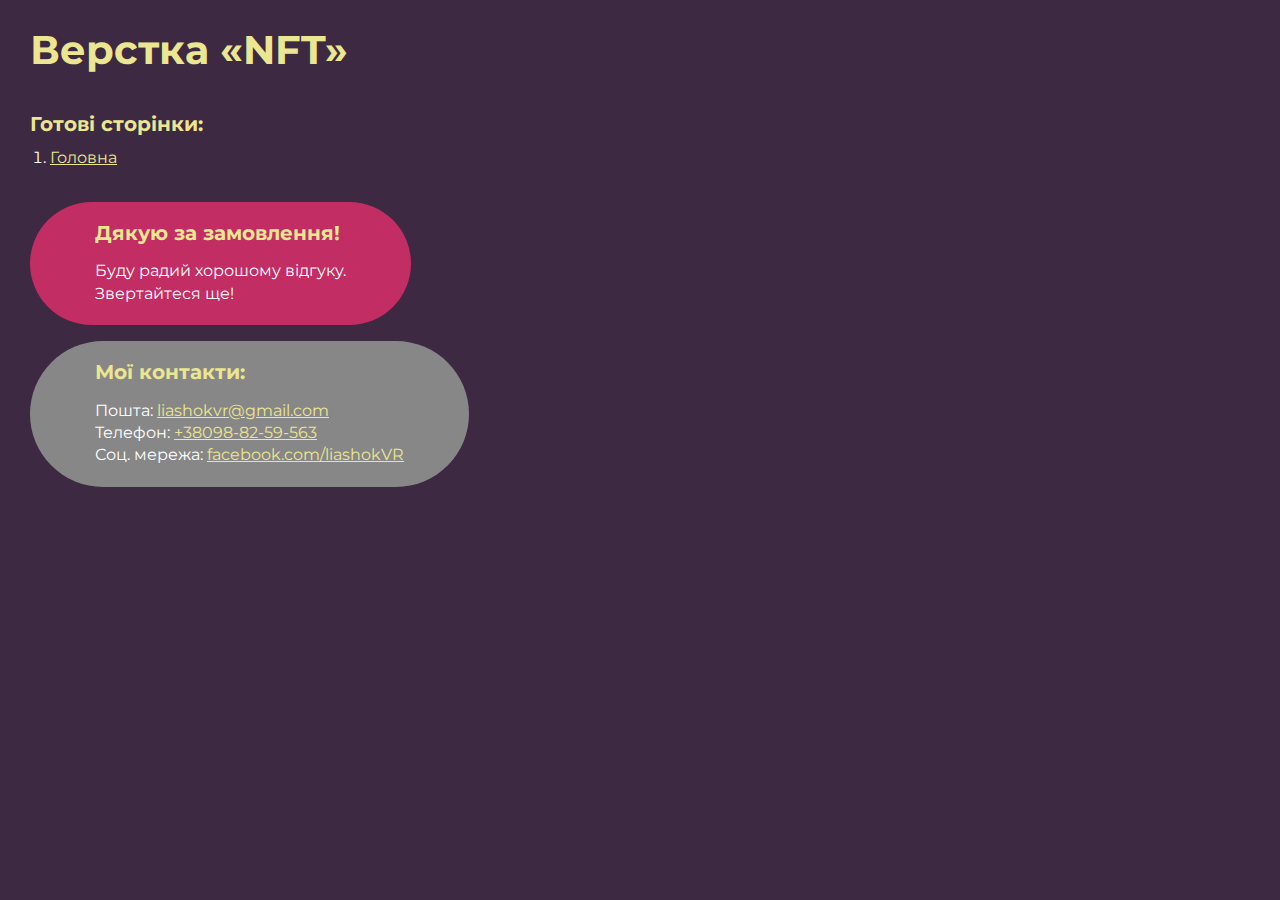
<file: index.html>
<!DOCTYPE html>
<html>

<head>
	<meta charset="UTF-8" />
	<meta name="viewport" content="width=device-width, initial-scale=1.0" />
	<title>Верстка «NFT»</title>
</head>

<body>
	<div class="rootpage">
		<h1>Верстка «NFT»</h1>
		<div class="rootpage__info"></div>
		<h2>Готові сторінки:</h2>
		<ol class="rootpage__list">
			<li><a target="_blank" href="home.html">Головна</a></li>
		</ol>

		<div class="rootpage__tnx">
			<h2>Дякую за замовлення!</h2>
			<p>Буду радий хорошому відгуку.</p>
			<p>Звертайтеся ще!</p>
		</div>
		<div class="rootpage__contacts">
			<h2>Мої контакти:</h2>
			<p>
				Пошта: <a href="mailto:liashokvr@gmail.com">liashokvr@gmail.com</a>
			</p>
			<p>Телефон: <a href="tel:+380988259563">+38098-82-59-563</a></p>
			<p>Соц. мережа: <a href="">facebook.com/liashokVR</a></p>
		</div>
	</div>
</body>
<style>
	@charset "UTF-8";
	@import url("https://fonts.googleapis.com/css?family=Montserrat:regular,700&display=swap");

	*,
	*::before,
	*::after {
		padding: 0px;
		margin: 0px;
		border: 0px;
		box-sizing: border-box;
	}

	html,
	body {
		height: 100%;
		margin: 0;
		padding: 0;
		min-width: 320px;
		width: 100%;
		color: #fff;
		background-color: #3d2942;
	}

	body {
		font-family: Montserrat;
		font-size: 100%;
		line-height: 1;
		font-size: 1rem;
	}

	a {
		text-decoration: underline;
		color: #ebe691;
	}

	a:visited {
		text-decoration: underline;
		color: #aaa768;
	}

	a:hover {
		text-decoration: none;
	}

	ul li {
		list-style: none;
	}

	img {
		vertical-align: top;
	}

	.wrapper {
		width: 100%;
		min-height: 100%;
		overflow: hidden;
	}

	.rootpage {
		padding: 30px;
		display: flex;
		flex-direction: column;
		align-items: flex-start;
	}

	@media (max-width: 767px) {
		.rootpage {
			padding: 30px 15px;
		}
	}

	h1 {
		color: #ebe691;
		font-size: 2.5rem;
		margin: 0px 0px 1.25rem 0px;
	}

	@media (max-width: 767px) {
		h1 {
			font-size: 1.85rem;
			margin: 0px 0px 1.25rem 0px;
		}
	}

	h2 {
		color: #ebe691;
		font-size: 1.25rem;
		margin: 0px 0px 1rem 0px;
	}

	@media (max-width: 767px) {
		h2 {
			font-size: 1.125rem;
			margin: 0px 0px 1rem 0px;
		}
	}

	.rootpage__info {
		line-height: 140%;
		margin: 0px 0px 1.5rem 0px;
	}

	.rootpage__list {
		margin: 0px 0px 2.25rem 1.25rem;
	}

	.rootpage__list li:not(:last-child) {
		margin: 0px 0px 15px 0px;
	}

	.rootpage__contacts,
	.rootpage__tnx {
		border-radius: 200px;
		padding: 20px 65px;
		line-height: 140%;
	}

	@media (max-width: 767px) {

		.rootpage__contacts,
		.rootpage__tnx {
			border-radius: 40px;
			padding: 20px;
		}
	}

	.rootpage__contacts {
		background: #888788;
	}

	.rootpage__contacts a {
		color: #ebe691;
	}

	.rootpage__tnx {
		background: #c22d63;
		margin: 0px 0px 1rem 0px;
	}
</style>

</html>
</file>
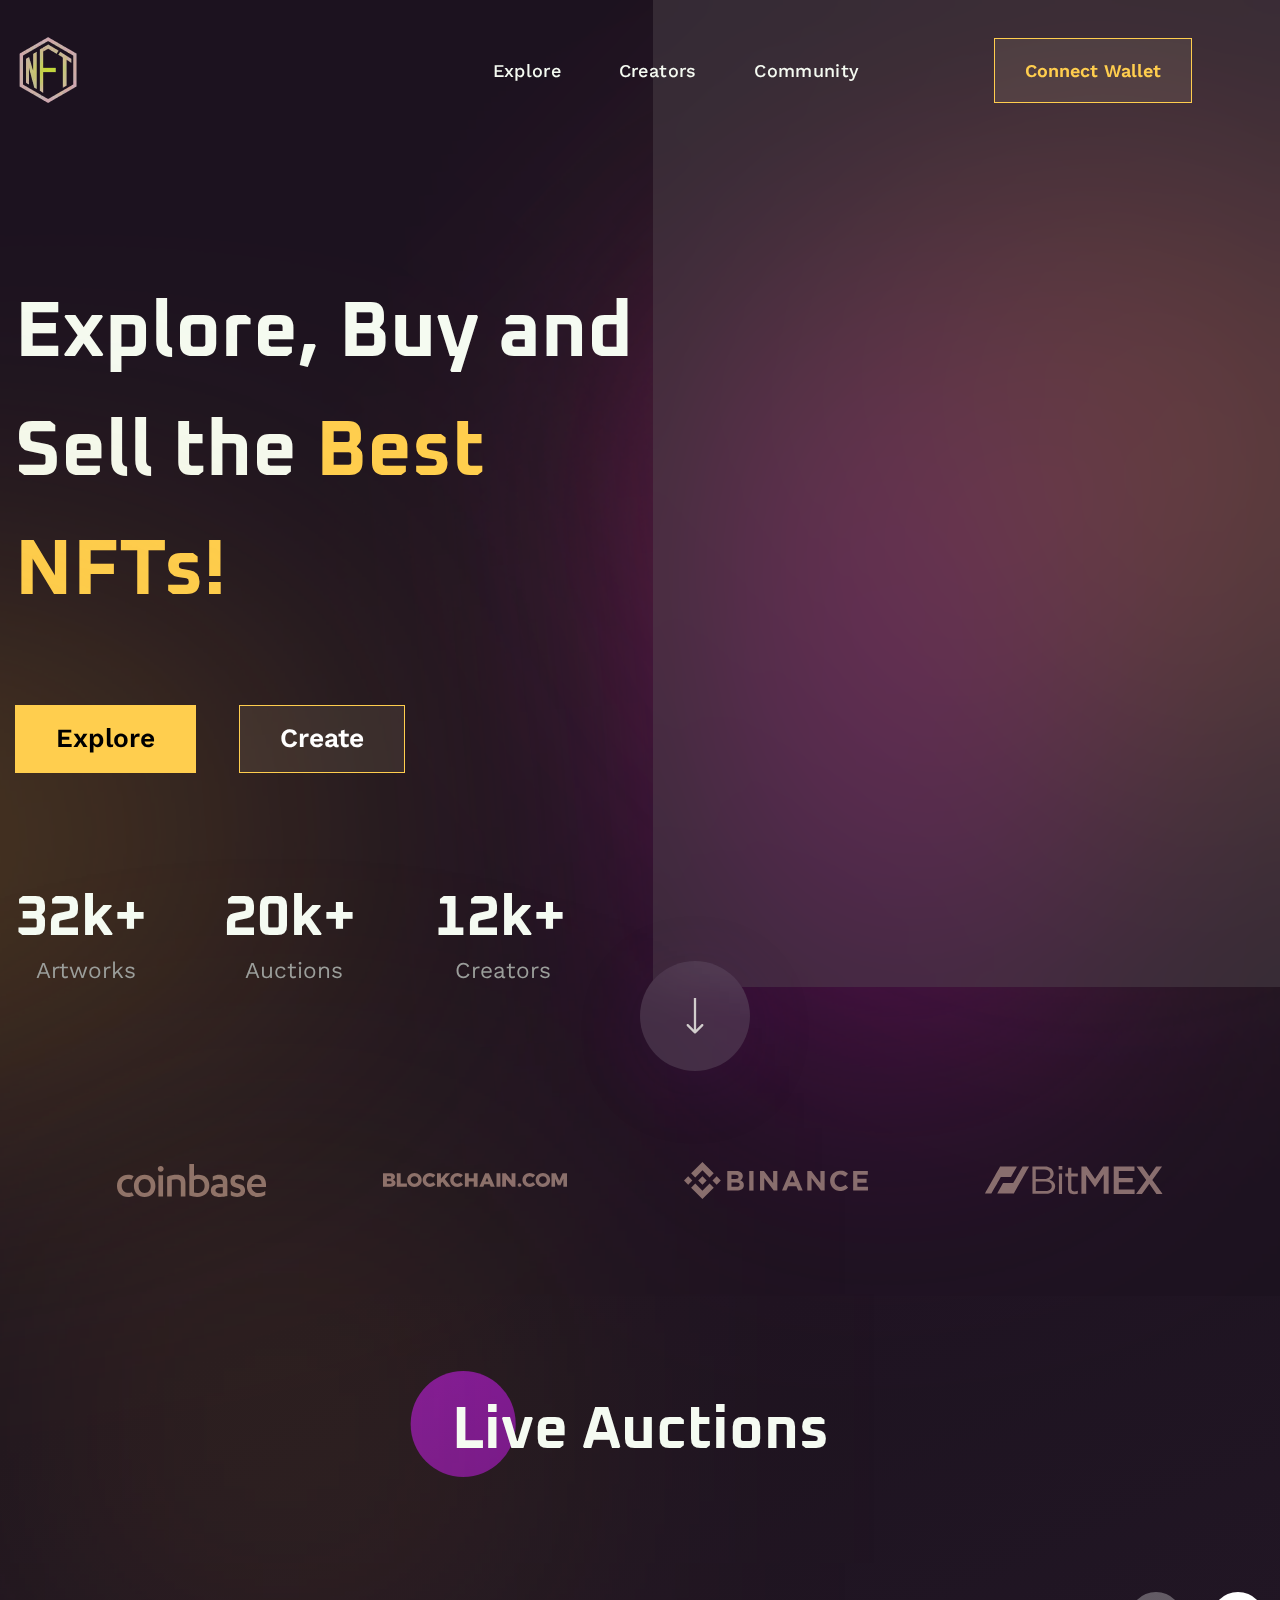
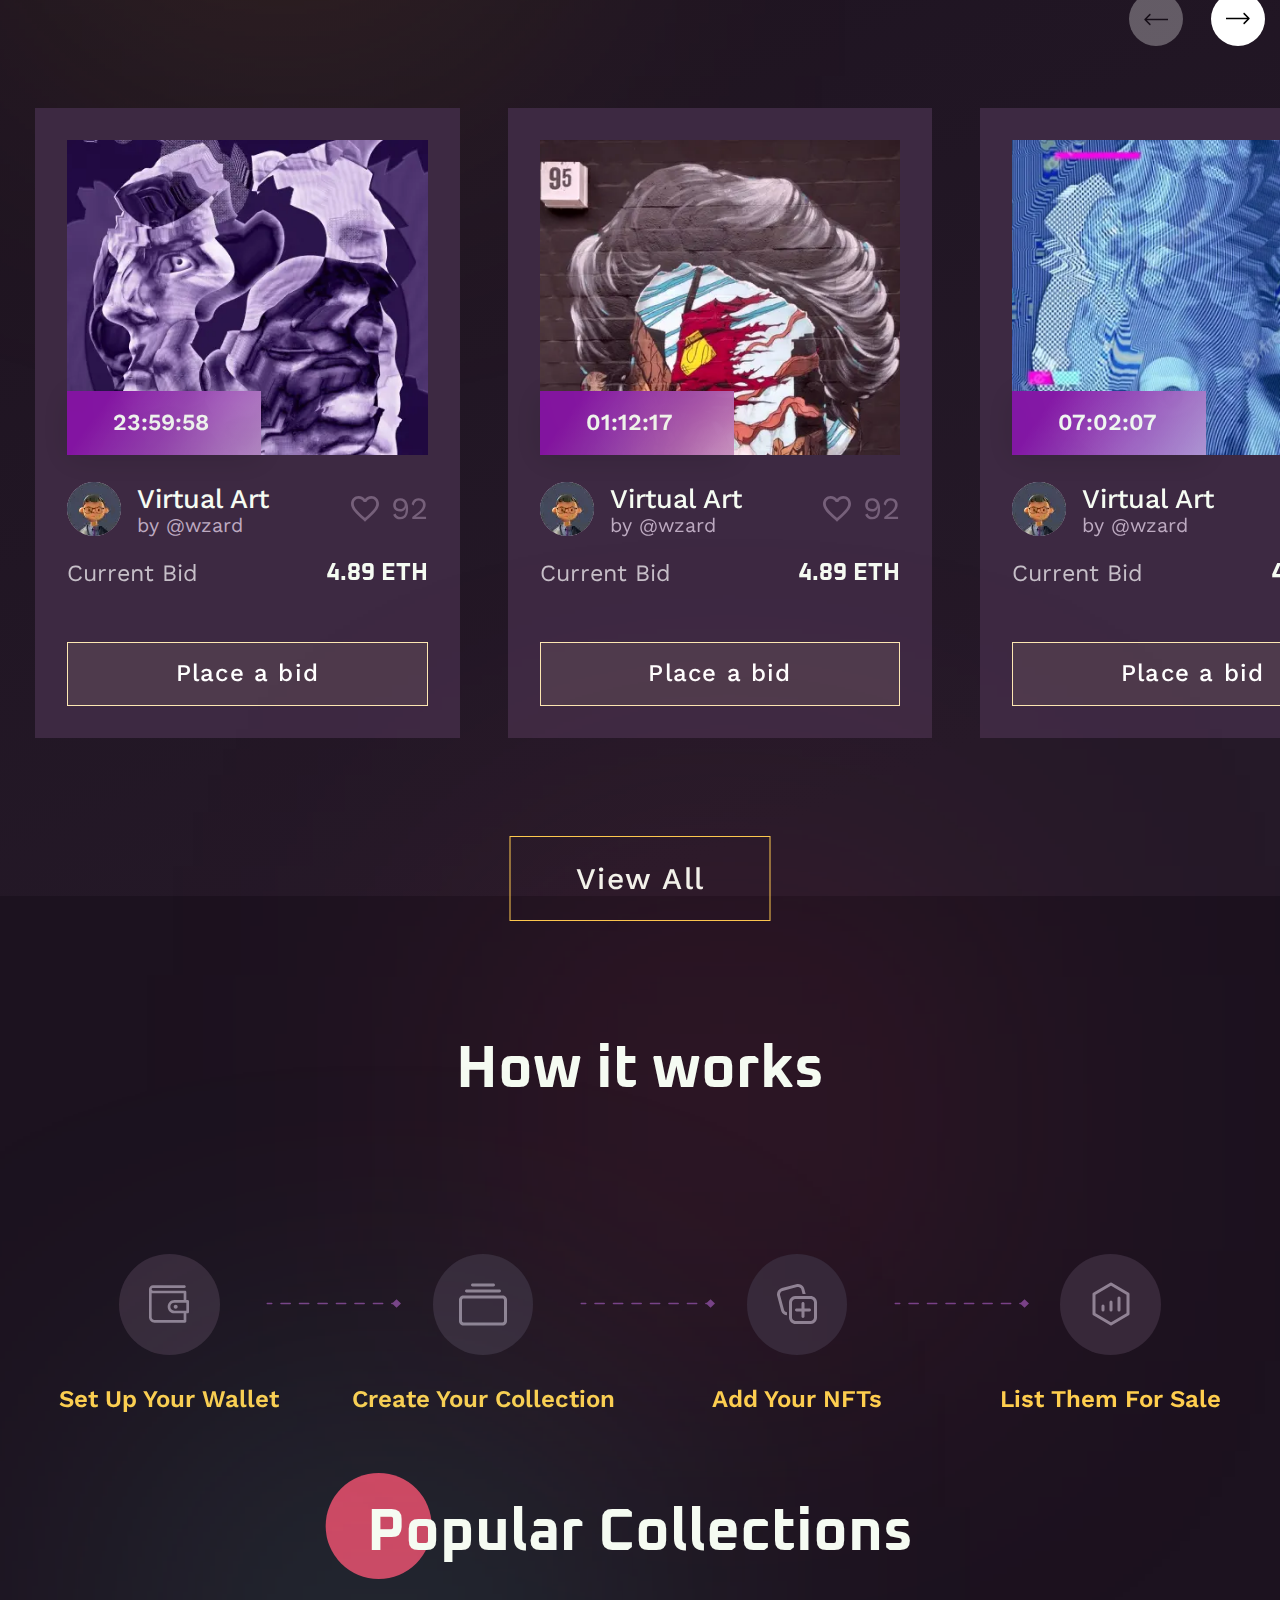
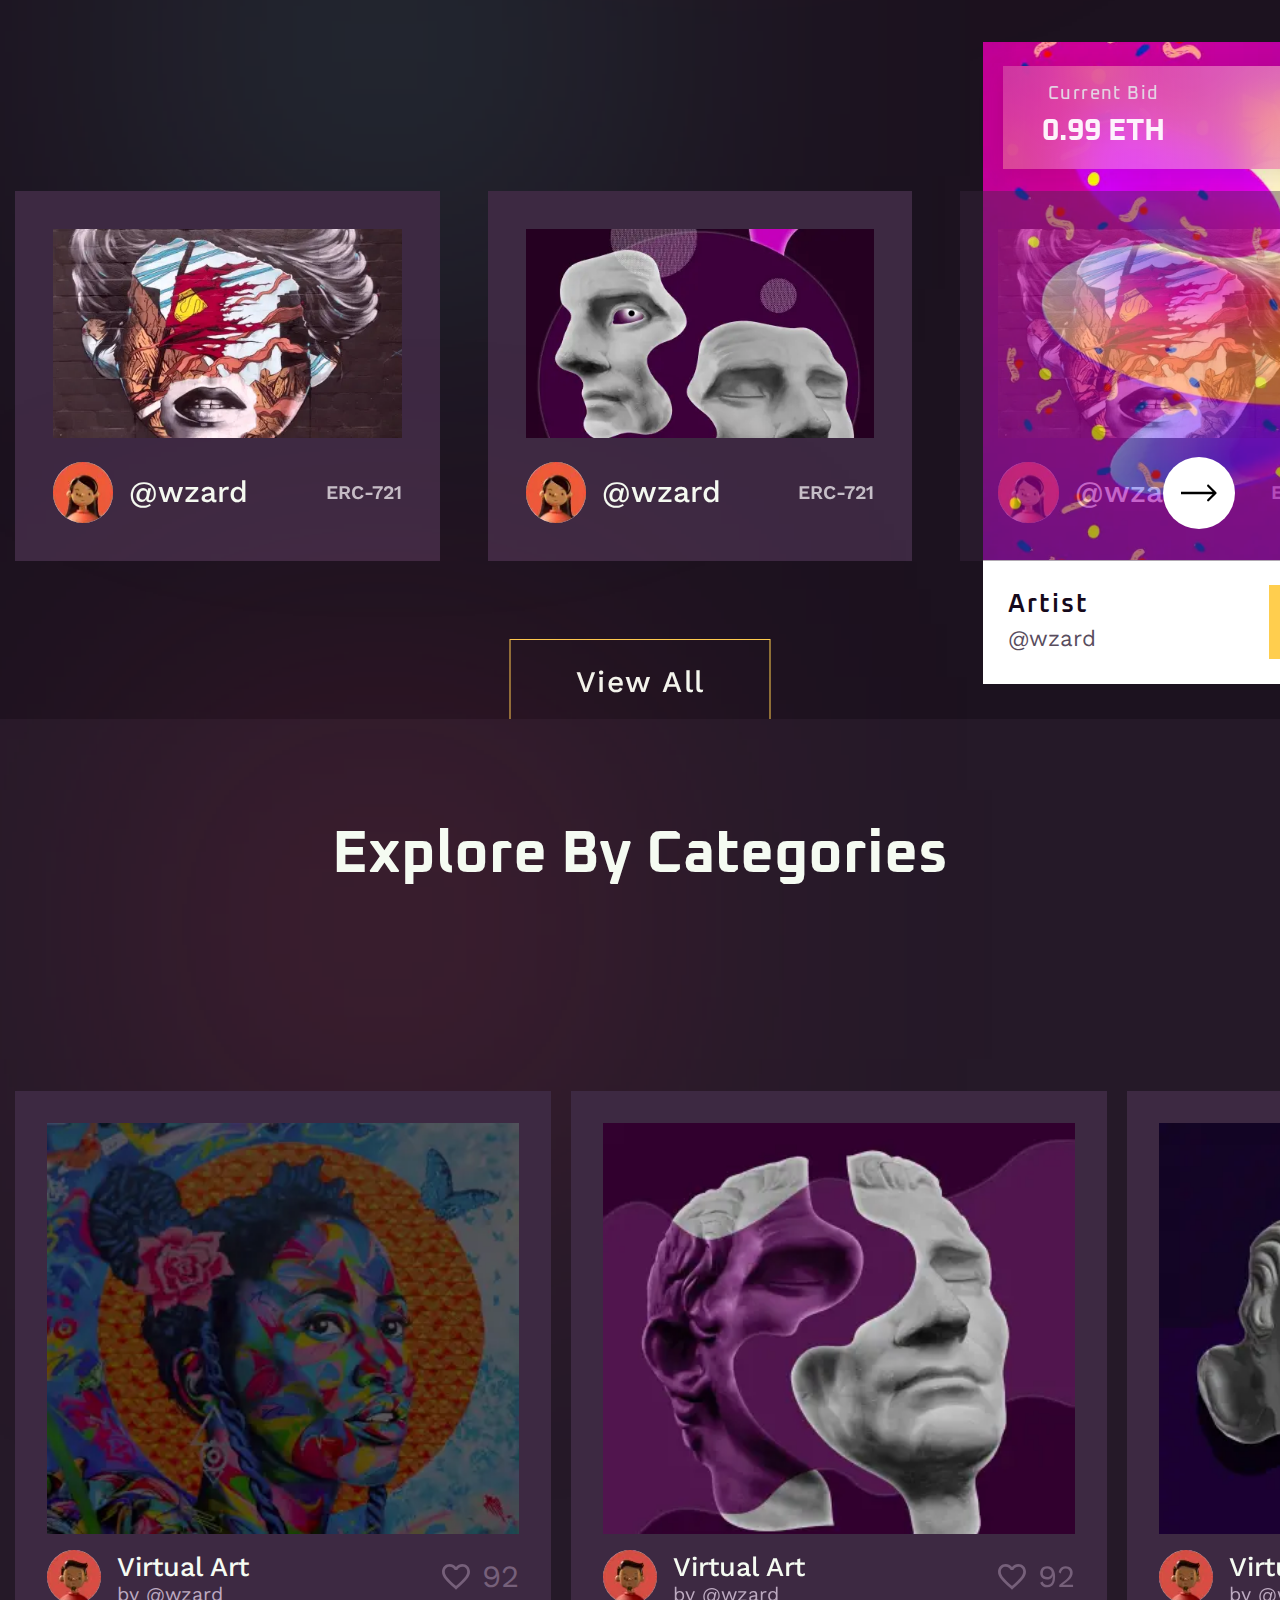
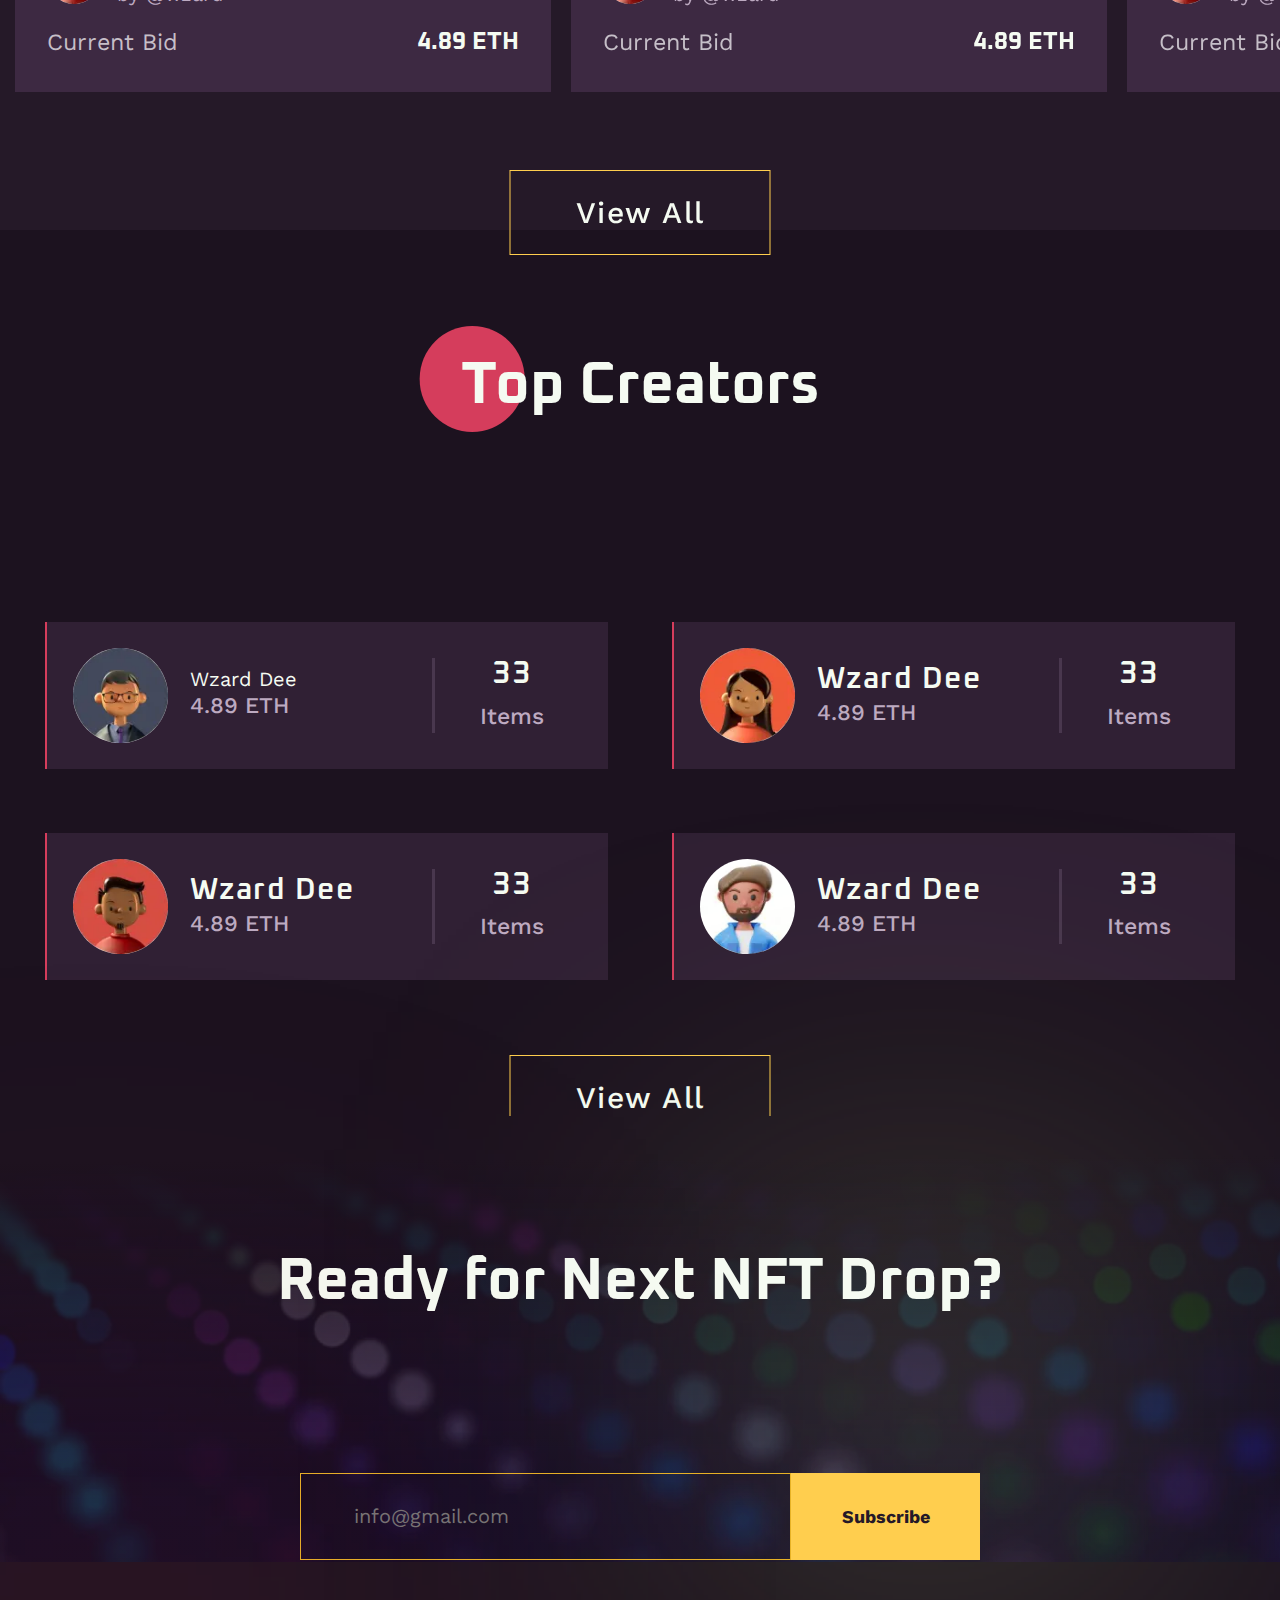
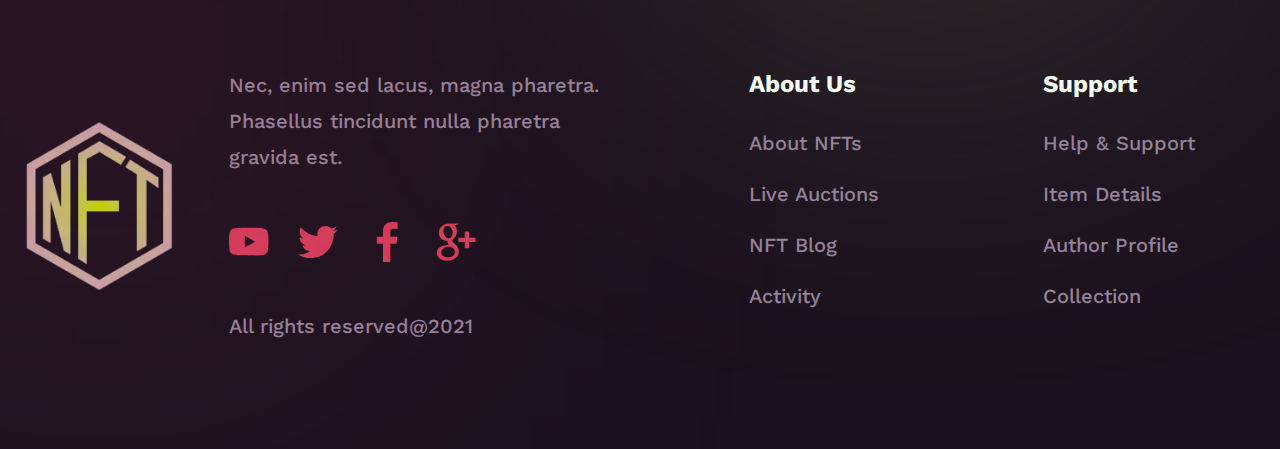
<file: home.html>
<!DOCTYPE html>
<html lang="en">

<head>
	<title>NFT</title>
	<meta charset="UTF-8">
	<meta name="format-detection" content="telephone=no">
	<!-- <style>body{opacity: 0;}</style> -->
	<link rel="stylesheet" href="css/style.min.css?_v=20221031211958">
	<link rel="shortcut icon" href="favicon.ico">
	<!-- <meta name="robots" content="noindex, nofollow"> -->
	<meta name="viewport" content="width=device-width, initial-scale=1.0">
</head>

<body>
	<div class="wrapper">
		<header data-scroll="88" data-scroll-show class="header">
			<div class="header__container">
				<div class="header__body">
					<a href="#" class="header__logo">
						<picture><source srcset="img/header/logo.webp" type="image/webp"><img src="img/header/logo.png" alt="Logo" /></picture>
					</a>
					<div class="header__menu menu">
						<nav class="menu__body">
							<ul class="menu__list">
								<li class="menu__item">
									<a href="" class="menu__link">Explore</a>
								</li>
								<li class="menu__item">
									<a href="" class="menu__link">Creators</a>
								</li>
								<li class="menu__item">
									<a href="" class="menu__link">Community</a>
								</li>
							</ul>
						</nav>
					</div>
					<div class="header__actions">
						<button data-da=".menu__body, 767.98" type="submit" class="header__button button button--header">
							Connect Wallet
						</button>
						<button type="button" class="menu__icon icon-menu">
							<span></span>
						</button>
					</div>
				</div>
			</div>
		</header>

		<main class="page">
			<section class="page__main main">
				<div class="main__blur"></div>
				<div class="main__container">
					<div class="main__body">
						<div class="main__content">
							<h1 class="main__title">
								Explore, Buy and Sell the <span>Best NFTs!</span>
							</h1>
							<div class="main__buttons">
								<button type="submit" class="main__button button button--yellow">
									<span>Explore</span>
								</button>
								<button type="submit" class="main__button button button--white">
									<span>Create</span>
								</button>
							</div>
							<div data-watch class="main__counters counters">
								<div class="counters__item">
									<div class="counters__header">
										<span data-digits-counter class="counters__value">32</span>k+
									</div>
									<div class="counters__label">Artworks</div>
								</div>
								<div class="counters__item">
									<div class="counters__header">
										<span data-digits-counter class="counters__value">20</span>k+
									</div>
									<div class="counters__label">Auctions</div>
								</div>
								<div class="counters__item">
									<div class="counters__header">
										<span data-digits-counter class="counters__value">12</span>k+
									</div>
									<div class="counters__label">Creators</div>
								</div>
							</div>
						</div>
						<div data-da=".main__content, 991, 2" class="main__media">
							<a href="#" class="main__lot lot">
								<div class="lot__header">
									<div class="lot__column">
										<div class="lot__label">Current bid</div>
										<div class="lot__value">0.99 ETH</div>
									</div>
									<div class="lot__column">
										<div class="lot__label">Ends in</div>
										<div class="lot__value">25 hrs</div>
									</div>
								</div>
								<div class="lot__image-ibg">
									<picture><source srcset="img/main/1.webp" type="image/webp"><img src="img/main/1.jpg" alt="NFT image" /></picture>
								</div>
								<div class="lot__footer">
									<div class="lot__info">
										<div class="lot__buyer">Artist</div>
										<div class="lot__name">@wzard</div>
									</div>
									<button type="submit" class="button button--yellow--small">
										Start Bid
									</button>
								</div>
							</a>
						</div>
					</div>
					<div data-goto=".page__auctions" class="main__arrow">
						<svg class="main__svg">
							<use xlink:href="img/icons/icons.svg#svg-arrow"></use>
						</svg>
					</div>
				</div>
			</section>
			<div class="page__partners partners">
				<div class="partners__container">
					<div class="partners__items">
						<div class="partners__item">
							<img src="img/partners/1.svg" alt="Partners logo" />
						</div>
						<div class="partners__item">
							<img src="img/partners/2.svg" alt="Partners logo" />
						</div>
						<div class="partners__item">
							<img src="img/partners/3.svg" alt="Partners logo" />
						</div>
						<div class="partners__item">
							<img src="img/partners/4.svg" alt="Partners logo" />
						</div>
					</div>
				</div>
			</div>
			<section class="page__auctions auctions">
				<div class="auctions__container">
					<h2 data-watch data-watch-once data-watch-threshold="0.2" class="auctions__title title">
						Live Auctions
					</h2>
					<div data-watch data-watch-once class="auctions__box box">
						<div class="auctions__controls">
							<button type="button" class="swiper-button-prev control control-auction-prev">
								<svg class="control__svg">
									<use xlink:href="img/icons/icons.svg#svg-arrow"></use>
								</svg>
							</button>
							<button type="button" class="swiper-button-next control control-auction-next">
								<svg class="control__svg">
									<use xlink:href="img/icons/icons.svg#svg-arrow"></use>
								</svg>
							</button>
						</div>
						<div class="auctions__slider swiper">
							<div class="auctions__wrapper swiper-wrapper">
								<div class="auctions__slide swiper-slide slide-auction">
									<div class="slide-auction__body">
										<a href="#" class="slide-auction__image-ibg">
											<picture><source srcset="img/auctions/01.webp" type="image/webp"><img src="img/auctions/01.jpg" alt="Lot" /></picture>
											<div class="slide-auction__timer">
												<div class="timer__hours">27</div>
												:
												<div class="timer__minutes">70</div>
												:
												<div class="timer__seconds">24</div>
											</div>
										</a>
										<div class="slide-auction__content">
											<div class="slide-auction__top top-lot">
												<div class="top-lot__info">
													<div class="top-lot__author">
														<a href="#" class="top-lot__user">
															<picture><source srcset="img/auctions/user.webp" type="image/webp"><img src="img/auctions/user.jpg" alt="User" /></picture>
														</a>
														<a href="#" class="top-lot__about">
															<p>Virtual Art</p>
															<p>by @wzard</p>
														</a>
													</div>
													<div class="top-lot__like">
														<svg class="top-lot__svg">
															<use xlink:href="img/icons/icons.svg#svg-favourite"></use>
														</svg>
														<div class="top-lot__like-count">92</div>
													</div>
												</div>
												<div class="top-lot__bids">
													<div class="top-lot__current">Current Bid</div>
													<div class="top-lot__value">4.89 ETH</div>
												</div>
											</div>
											<a href="#" class="slide-auction__button button button--bid">Place a bid</a>
										</div>
									</div>
								</div>
								<div class="auctions__slide swiper-slide slide-auction">
									<div class="slide-auction__body">
										<a href="#" class="slide-auction__image-ibg">
											<picture><source srcset="img/auctions/02.webp" type="image/webp"><img src="img/auctions/02.jpg" alt="Lot" /></picture>
											<div class="slide-auction__timer">
												<div class="timer__hours">01</div>
												:
												<div class="timer__minutes">12</div>
												:
												<div class="timer__seconds">19</div>
											</div>
										</a>
										<div class="slide-auction__content">
											<div class="slide-auction__top top-lot">
												<div class="top-lot__info">
													<div class="top-lot__author">
														<a href="#" class="top-lot__user">
															<picture><source srcset="img/auctions/user.webp" type="image/webp"><img src="img/auctions/user.jpg" alt="User" /></picture>
														</a>
														<a href="#" class="top-lot__about">
															<p>Virtual Art</p>
															<p>by @wzard</p>
														</a>
													</div>
													<div class="top-lot__like">
														<svg class="top-lot__svg">
															<use xlink:href="img/icons/icons.svg#svg-favourite"></use>
														</svg>
														<div class="top-lot__like-count">92</div>
													</div>
												</div>
												<div class="top-lot__bids">
													<div class="top-lot__current">Current Bid</div>
													<div class="top-lot__value">4.89 ETH</div>
												</div>
											</div>
											<a href="#" class="slide-auction__button button button--bid">Place a bid</a>
										</div>
									</div>
								</div>
								<div class="auctions__slide swiper-slide slide-auction">
									<div class="slide-auction__body">
										<a href="#" class="slide-auction__image-ibg">
											<picture><source srcset="img/auctions/03.webp" type="image/webp"><img src="img/auctions/03.jpg" alt="Lot" /></picture>
											<div class="slide-auction__timer">
												<div class="timer__hours">07</div>
												:
												<div class="timer__minutes">02</div>
												:
												<div class="timer__seconds">9</div>
											</div>
										</a>
										<div class="slide-auction__content">
											<div class="slide-auction__top top-lot">
												<div class="top-lot__info">
													<div class="top-lot__author">
														<a href="#" class="top-lot__user">
															<picture><source srcset="img/auctions/user.webp" type="image/webp"><img src="img/auctions/user.jpg" alt="User" /></picture>
														</a>
														<a href="#" class="top-lot__about">
															<p>Virtual Art</p>
															<p>by @wzard</p>
														</a>
													</div>
													<div class="top-lot__like">
														<svg class="top-lot__svg">
															<use xlink:href="img/icons/icons.svg#svg-favourite"></use>
														</svg>
														<div class="top-lot__like-count">92</div>
													</div>
												</div>
												<div class="top-lot__bids">
													<div class="top-lot__current">Current Bid</div>
													<div class="top-lot__value">4.89 ETH</div>
												</div>
											</div>
											<a href="#" class="slide-auction__button button button--bid">Place a bid</a>
										</div>
									</div>
								</div>
								<div class="auctions__slide swiper-slide slide-auction">
									<div class="slide-auction__body">
										<a href="#" class="slide-auction__image-ibg">
											<picture><source srcset="img/auctions/01.webp" type="image/webp"><img src="img/auctions/01.jpg" alt="Lot" /></picture>
											<div class="slide-auction__timer">
												<div class="timer__hours"></div>
												:
												<div class="timer__minutes"></div>
												:
												<div class="timer__seconds"></div>
											</div>
										</a>
										<div class="slide-auction__content">
											<div class="slide-auction__top top-lot">
												<div class="top-lot__info">
													<div class="top-lot__author">
														<a href="#" class="top-lot__user">
															<picture><source srcset="img/auctions/user.webp" type="image/webp"><img src="img/auctions/user.jpg" alt="User" /></picture>
														</a>
														<a href="#" class="top-lot__about">
															<p>Virtual Art</p>
															<p>by @wzard</p>
														</a>
													</div>
													<div class="top-lot__like">
														<svg class="top-lot__svg">
															<use xlink:href="img/icons/icons.svg#svg-favourite"></use>
														</svg>
														<div class="top-lot__like-count">92</div>
													</div>
												</div>
												<div class="top-lot__bids">
													<div class="top-lot__current">Current Bid</div>
													<div class="top-lot__value">4.89 ETH</div>
												</div>
											</div>
											<a href="#" class="slide-auction__button button button--bid">Place a bid</a>
										</div>
									</div>
								</div>
							</div>
						</div>
						<a href="#" class="auctions__more button button--more">View All</a>
					</div>
				</div>
			</section>
			<section class="page__howitworks howitworks">
				<div class="howitworks__container">
					<h2 data-watch data-watch-once data-watch-threshold="0.2" class="howitworks__title title">
						How it works
					</h2>
					<div data-watch data-watch-once class="box">
						<div class="howitworks__body">
							<div class="howitworks__item">
								<div class="howitworks__icon">
									<img src="img/howitworks/wallet.svg" alt="Icon" />
								</div>
								<div class="howitworks__text">Set up your wallet</div>
							</div>
							<div class="howitworks__item">
								<div class="howitworks__icon">
									<img src="img/howitworks/collection.svg" alt="Icon" />
								</div>
								<div class="howitworks__text">Create your collection</div>
							</div>
							<div class="howitworks__item">
								<div class="howitworks__icon">
									<img src="img/howitworks/add.svg" alt="Icon" />
								</div>
								<div class="howitworks__text">Add your NFTs</div>
							</div>
							<div class="howitworks__item">
								<div class="howitworks__icon">
									<img src="img/howitworks/list.svg" alt="Icon" />
								</div>
								<div class="howitworks__text">List them for sale</div>
							</div>
						</div>
					</div>
				</div>
			</section>
			<section class="page__collections collections">
				<div class="collections__container">
					<h2 data-watch data-watch-once data-watch-threshold="0.2" class="collections__title title title--purple">
						Popular Collections
					</h2>
					<div data-watch data-watch-once class="box">
						<div class="collections__slider swiper">
							<div class="collections__wrapper swiper-wrapper">
								<div class="collections__slide swiper-slide slide-collections">
									<div class="slide-collections__body">
										<a href="#" class="slide-collections__image-ibg">
											<picture><source srcset="img/collections/01.webp" type="image/webp"><img src="img/collections/01.jpg" alt="Lot" /></picture>
										</a>
										<div class="slide-collections__content">
											<div class="slide-collections__author">
												<a href="#" class="slide-collections__user"><picture><source srcset="img/collections/user.webp" type="image/webp"><img src="img/collections/user.jpg" alt="User" /></picture></a>
												<a href="#" class="slide-collections__name">@wzard</a>
											</div>
											<div class="slide-collections__id">ERC-721</div>
										</div>
									</div>
								</div>
								<div class="collections__slide swiper-slide slide-collections">
									<div class="slide-collections__body">
										<a href="#" class="slide-collections__image-ibg">
											<picture><source srcset="img/collections/02.webp" type="image/webp"><img src="img/collections/02.jpg" alt="Lot" /></picture>
										</a>
										<div class="slide-collections__content">
											<div class="slide-collections__author">
												<a href="#" class="slide-collections__user"><picture><source srcset="img/collections/user.webp" type="image/webp"><img src="img/collections/user.jpg" alt="User" /></picture></a>
												<a href="#" class="slide-collections__name">@wzard</a>
											</div>
											<div class="slide-collections__id">ERC-721</div>
										</div>
									</div>
								</div>
								<div class="collections__slide swiper-slide slide-collections">
									<div class="slide-collections__body">
										<a href="#" class="slide-collections__image-ibg">
											<picture><source srcset="img/collections/01.webp" type="image/webp"><img src="img/collections/01.jpg" alt="Lot" /></picture>
										</a>
										<div class="slide-collections__content">
											<div class="slide-collections__author">
												<a href="#" class="slide-collections__user"><picture><source srcset="img/collections/user.webp" type="image/webp"><img src="img/collections/user.jpg" alt="User" /></picture></a>
												<a href="#" class="slide-collections__name">@wzard</a>
											</div>
											<div class="slide-collections__id">ERC-721</div>
										</div>
									</div>
								</div>
								<div class="collections__slide swiper-slide slide-collections">
									<div class="slide-collections__body">
										<a href="#" class="slide-collections__image-ibg">
											<picture><source srcset="img/collections/02.webp" type="image/webp"><img src="img/collections/02.jpg" alt="Lot" /></picture>
										</a>
										<div class="slide-collections__content">
											<div class="slide-collections__author">
												<a href="#" class="slide-collections__user"><picture><source srcset="img/collections/user.webp" type="image/webp"><img src="img/collections/user.jpg" alt="User" /></picture></a>
												<a href="#" class="slide-collections__name">@wzard</a>
											</div>
											<div class="slide-collections__id">ERC-721</div>
										</div>
									</div>
								</div>
							</div>
						</div>
						<div class="collections__controls">
							<button type="button" class="swiper-button-prev control control-collections-prev">
								<svg class="control__svg">
									<use xlink:href="img/icons/icons.svg#svg-arrow"></use>
								</svg>
							</button>
							<button type="button" class="swiper-button-next control control-collections-next">
								<svg class="control__svg">
									<use xlink:href="img/icons/icons.svg#svg-arrow"></use>
								</svg>
							</button>
						</div>
						<a href="#" class="collections__more button button--more">View All</a>
					</div>
				</div>
			</section>
			<section class="page__categories categories">
				<div class="categories__container">
					<h2 data-watch data-watch-once data-watch-threshold="0.3" class="categories__title title">
						Explore By Categories
					</h2>
					<div data-watch data-watch-once class="box">
						<div class="categories__slider swiper">
							<div class="categories__wrapper swiper-wrapper">
								<div class="categories__slide swiper-slide slide-categories">
									<div class="slide-categories__body">
										<a href="#" class="slide-categories__image-ibg">
											<picture><source srcset="img/cattegories/01.webp" type="image/webp"><img src="img/cattegories/01.jpg" alt="Lot" /></picture>
										</a>
										<div class="slide-categories__content">
											<div class="slide-categories__top top-lot">
												<div class="top-lot__info">
													<div class="top-lot__author">
														<a href="#" class="top-lot__user">
															<picture><source srcset="img/cattegories/user.webp" type="image/webp"><img src="img/cattegories/user.jpg" alt="User" /></picture>
														</a>
														<a href="#" class="top-lot__about">
															<p>Virtual Art</p>
															<p>by @wzard</p>
														</a>
													</div>
													<div class="top-lot__like">
														<svg class="top-lot__svg">
															<use xlink:href="img/icons/icons.svg#svg-favourite"></use>
														</svg>
														<div class="top-lot__like-count">92</div>
													</div>
												</div>
												<div class="top-lot__bids">
													<div class="top-lot__current">Current Bid</div>
													<div class="top-lot__value">4.89 ETH</div>
												</div>
											</div>
											<a href="#" class="slide-categories__button button button--bid">
												Place a bid
											</a>
										</div>
									</div>
								</div>
								<div class="categories__slide swiper-slide slide-categories">
									<div class="slide-categories__body">
										<a href="#" class="slide-categories__image-ibg">
											<picture><source srcset="img/cattegories/02.webp" type="image/webp"><img src="img/cattegories/02.jpg" alt="Lot" /></picture>
										</a>
										<div class="slide-categories__content">
											<div class="slide-categories__top top-lot">
												<div class="top-lot__info">
													<div class="top-lot__author">
														<a href="#" class="top-lot__user">
															<picture><source srcset="img/cattegories/user.webp" type="image/webp"><img src="img/cattegories/user.jpg" alt="User" /></picture>
														</a>
														<a href="#" class="top-lot__about">
															<p>Virtual Art</p>
															<p>by @wzard</p>
														</a>
													</div>
													<div class="top-lot__like">
														<svg class="top-lot__svg">
															<use xlink:href="img/icons/icons.svg#svg-favourite"></use>
														</svg>
														<div class="top-lot__like-count">92</div>
													</div>
												</div>
												<div class="top-lot__bids">
													<div class="top-lot__current">Current Bid</div>
													<div class="top-lot__value">4.89 ETH</div>
												</div>
											</div>
											<a href="#" class="slide-categories__button button button--bid">
												Place a bid
											</a>
										</div>
									</div>
								</div>
								<div class="categories__slide swiper-slide slide-categories">
									<div class="slide-categories__body">
										<a href="#" class="slide-categories__image-ibg">
											<picture><source srcset="img/cattegories/03.webp" type="image/webp"><img src="img/cattegories/03.jpg" alt="Lot" /></picture>
										</a>
										<div class="slide-categories__content">
											<div class="slide-categories__top top-lot">
												<div class="top-lot__info">
													<div class="top-lot__author">
														<a href="#" class="top-lot__user">
															<picture><source srcset="img/cattegories/user.webp" type="image/webp"><img src="img/cattegories/user.jpg" alt="User" /></picture>
														</a>
														<a href="#" class="top-lot__about">
															<p>Virtual Art</p>
															<p>by @wzard</p>
														</a>
													</div>
													<div class="top-lot__like">
														<svg class="top-lot__svg">
															<use xlink:href="img/icons/icons.svg#svg-favourite"></use>
														</svg>
														<div class="top-lot__like-count">92</div>
													</div>
												</div>
												<div class="top-lot__bids">
													<div class="top-lot__current">Current Bid</div>
													<div class="top-lot__value">4.89 ETH</div>
												</div>
											</div>
											<a href="#" class="slide-categories__button button button--bid">
												Place a bid
											</a>
										</div>
									</div>
								</div>
								<div class="categories__slide swiper-slide slide-categories">
									<div class="slide-categories__body">
										<a href="#" class="slide-categories__image-ibg">
											<picture><source srcset="img/cattegories/01.webp" type="image/webp"><img src="img/cattegories/01.jpg" alt="Lot" /></picture>
										</a>
										<div class="slide-categories__content">
											<div class="slide-categories__top top-lot">
												<div class="top-lot__info">
													<div class="top-lot__author">
														<a href="#" class="top-lot__user">
															<picture><source srcset="img/cattegories/user.webp" type="image/webp"><img src="img/cattegories/user.jpg" alt="User" /></picture>
														</a>
														<a href="#" class="top-lot__about">
															<p>Virtual Art</p>
															<p>by @wzard</p>
														</a>
													</div>
													<div class="top-lot__like">
														<svg class="top-lot__svg">
															<use xlink:href="img/icons/icons.svg#svg-favourite"></use>
														</svg>
														<div class="top-lot__like-count">92</div>
													</div>
												</div>
												<div class="top-lot__bids">
													<div class="top-lot__current">Current Bid</div>
													<div class="top-lot__value">4.89 ETH</div>
												</div>
											</div>
											<a href="#" class="slide-categories__button button button--bid">
												Place a bid
											</a>
										</div>
									</div>
								</div>
							</div>
						</div>
						<a href="#" class="categories__more button button--more">View All</a>
					</div>
				</div>
			</section>
			<section class="page__creators creators">
				<div class="creators__container">
					<h2 data-watch data-watch-once data-watch-threshold="0.2" class="creators__title title title--purple">
						Top Creators
					</h2>
					<div data-watch data-watch-once class="box">
						<div class="creators__body">
							<div class="creators__item item-creators">
								<div class="item-creators__body">
									<div class="item-creators__info">
										<a href="#" class="item-creators__user">
											<picture><source srcset="img/creators/01.webp" type="image/webp"><img src="img/creators/01.jpg" alt="User" /></picture>
										</a>
										<div class="item-creators__about">
											<a href="#" divclass="item-creators__name">Wzard Dee</a>
											<div class="item-creators__price">4.89 ETH</div>
										</div>
									</div>
									<div class="item-creators__items">
										<div class="item-creators__value">33</div>
										<div class="item-creators__label">Items</div>
									</div>
								</div>
							</div>
							<div class="creators__item item-creators">
								<div class="item-creators__body">
									<div class="item-creators__info">
										<a href="#" class="item-creators__user">
											<picture><source srcset="img/creators/02.webp" type="image/webp"><img src="img/creators/02.jpg" alt="User" /></picture>
										</a>
										<div class="item-creators__about">
											<a href="#" class="item-creators__name">Wzard Dee</a>
											<div class="item-creators__price">4.89 ETH</div>
										</div>
									</div>
									<div class="item-creators__items">
										<div class="item-creators__value">33</div>
										<div class="item-creators__label">Items</div>
									</div>
								</div>
							</div>
							<div class="creators__item item-creators">
								<div class="item-creators__body">
									<div class="item-creators__info">
										<a href="#" class="item-creators__user">
											<picture><source srcset="img/creators/03.webp" type="image/webp"><img src="img/creators/03.jpg" alt="User" /></picture>
										</a>
										<div class="item-creators__about">
											<a href="#" class="item-creators__name">Wzard Dee</a>
											<div class="item-creators__price">4.89 ETH</div>
										</div>
									</div>
									<div class="item-creators__items">
										<div class="item-creators__value">33</div>
										<div class="item-creators__label">Items</div>
									</div>
								</div>
							</div>
							<div class="creators__item item-creators">
								<div class="item-creators__body">
									<div class="item-creators__info">
										<a href="#" class="item-creators__user">
											<picture><source srcset="img/creators/04.webp" type="image/webp"><img src="img/creators/04.jpg" alt="User" /></picture>
										</a>
										<div class="item-creators__about">
											<a href="#" class="item-creators__name">Wzard Dee</a>
											<div class="item-creators__price">4.89 ETH</div>
										</div>
									</div>
									<div class="item-creators__items">
										<div class="item-creators__value">33</div>
										<div class="item-creators__label">Items</div>
									</div>
								</div>
							</div>
						</div>
						<a href="#" class="creators__more button button--more">View All</a>
					</div>
				</div>
			</section>
			<section class="page__subscribe subscribe">
				<div class="subscribe__container">
					<h2 data-watch data-watch-once data-watch-threshold="0.2" class="subscribe__title title">
						Ready for Next NFT Drop?
					</h2>
					<div data-watch data-watch-once class="box">
						<form action="#" class="subscribe__form form">
							<input autocomplete="off" data-required="email" data-validate type="text" name="form[]" placeholder="info@gmail.com" class="form__input input" />
							<button type="submit" class="form__button button">
								<span>Subscribe</span>
							</button>
						</form>
					</div>
				</div>
			</section>
		</main>
		<footer class="footer">
			<div class="footer__container">
				<div class="footer__left">
					<a href="#" class="footer__logo">
						<picture><source srcset="img/logo.webp" type="image/webp"><img src="img/logo.png" alt="Logo" /></picture>
					</a>
					<div class="footer__content">
						<div class="footer__text">
							Nec, enim sed lacus, magna pharetra. Phasellus tincidunt nulla
							pharetra gravida est.
						</div>
						<div data-da=".footer__container, 991.98, 2" class="footer__social">
							<a href="#" class="footer__social-item">
								<svg class="footer__svg">
									<use xlink:href="img/icons/icons.svg#svg-youtube"></use>
								</svg>
							</a>
							<a href="#" class="footer__social-item">
								<svg class="footer__svg">
									<use xlink:href="img/icons/icons.svg#svg-twiiter"></use>
								</svg>
							</a>
							<a href="#" class="footer__social-item">
								<svg class="footer__svg">
									<use xlink:href="img/icons/icons.svg#svg-facebook"></use>
								</svg>
							</a>
							<a href="#" class="footer__social-item">
								<svg class="footer__svg">
									<use xlink:href="img/icons/icons.svg#svg-google"></use>
								</svg>
							</a>
						</div>
						<div data-da=".footer__container, 991.98, 3" class="footer__copyright">
							All rights reserved@2021
						</div>
					</div>
				</div>
				<div class="footer__right">
					<div class="footer__column">
						<h4 class="footer__subtitle">About Us</h4>
						<ul class="footer__list">
							<li class="footer__item">
								<a href="#" class="footer__link">About NFTs </a>
							</li>
							<li class="footer__item">
								<a href="#" class="footer__link">Live Auctions</a>
							</li>
							<li class="footer__item">
								<a href="#" class="footer__link">NFT Blog</a>
							</li>
							<li class="footer__item">
								<a href="#" class="footer__link">Activity</a>
							</li>
						</ul>
					</div>
					<div class="footer__column">
						<h4 class="footer__subtitle">Support</h4>
						<ul class="footer__list">
							<li class="footer__item">
								<a href="#" class="footer__link">Help & Support </a>
							</li>
							<li class="footer__item">
								<a href="#" class="footer__link">Item Details</a>
							</li>
							<li class="footer__item">
								<a href="#" class="footer__link">Author Profile</a>
							</li>
							<li class="footer__item">
								<a href="#" class="footer__link">Collection</a>
							</li>
						</ul>
					</div>
				</div>
			</div>
		</footer>

	</div>
	<!-- <div id="popup" aria-hidden="true" class="popup">
	<div class="popup__wrapper">
		<div class="popup__content">
			<button data-close type="button" class="popup__close">Закрыть</button>
			<div class="popup__text">
				Text
			</div>
		</div>
	</div>
</div> -->
	<script src="js/app.min.js?_v=20221031211958"></script>
</body>

</html>
</file>
<file: css/style.min.css>
@charset "UTF-8";@import url(https://fonts.googleapis.com/css?family=Work+Sans:regular,500,600,700&display=swap);@import url(https://fonts.googleapis.com/css?family=Oxanium:500,600,700&display=swap);*{padding:0;margin:0;border:0}*,:after,:before{-webkit-box-sizing:border-box;box-sizing:border-box}:active,:focus{outline:0}body,html{height:100%;min-width:320px}body{color:#f5fbf2;line-height:1;font-family:"Work Sans";font-size:1.25rem;-ms-text-size-adjust:100%;-moz-text-size-adjust:100%;-webkit-text-size-adjust:100%;-webkit-font-smoothing:antialiased;-moz-osx-font-smoothing:grayscale}button,input,textarea{font-family:"Work Sans";font-size:inherit}button{cursor:pointer;color:inherit;background-color:inherit}a{color:inherit;text-decoration:none}a:visited{text-decoration:none}a:hover{text-decoration:none}ul li{list-style:none}img{vertical-align:top}h1,h2,h3,h4,h5,h6{font-weight:inherit;font-size:inherit}body{background-color:#1c121f}.lock body{overflow:hidden;-ms-touch-action:none;touch-action:none;-ms-scroll-chaining:none;overscroll-behavior:none}.wrapper{min-height:100%;display:-webkit-box;display:-ms-flexbox;display:flex;-webkit-box-orient:vertical;-webkit-box-direction:normal;-ms-flex-direction:column;flex-direction:column;overflow:hidden}.wrapper>main{-webkit-box-flex:1;-ms-flex:1 1 auto;flex:1 1 auto}.wrapper>*{min-width:0}[class*=__container]{max-width:91.875rem;margin:0 auto;padding:0 .9375rem}.subscribe .form{display:-webkit-box;display:-ms-flexbox;display:flex}.subscribe .form__input{background-color:transparent;color:#f5fbf2}.subscribe .form__button{background:#ffce4e;font-weight:700;-webkit-box-align:center;-ms-flex-align:center;align-items:center;padding:2rem 3.9375rem;color:#251928}.subscribe .form__button span{-webkit-transform:scale(1);-ms-transform:scale(1);transform:scale(1);-webkit-transition:-webkit-transform .3s ease 0s;transition:-webkit-transform .3s ease 0s;-o-transition:transform .3s ease 0s;transition:transform .3s ease 0s;transition:transform .3s ease 0s,-webkit-transform .3s ease 0s}.button{display:-webkit-inline-box;display:-ms-inline-flexbox;display:inline-flex;-webkit-box-pack:center;-ms-flex-pack:center;justify-content:center;-webkit-box-align:center;-ms-flex-align:center;align-items:center;padding:1.5rem 4.0625rem;background-color:rgba(233,215,167,.1);color:#ffce4e;font-weight:600;font-size:18px;line-height:1.1666666667;border:1px solid #ffce4e;-webkit-transition:all .3s ease 0s;-o-transition:all .3s ease 0s;transition:all .3s ease 0s;white-space:nowrap;position:relative;overflow:hidden}.button._fw{width:100%}.button--header{padding:1.3125rem 1.875rem}.button--yellow{padding:1.5rem 4.625rem;line-height:1.2857142857;background-color:#ffce4e;color:#000;min-width:16.0625rem}.button--yellow span{position:relative;z-index:1}.button--yellow::before{content:"";width:100%;-webkit-transform:translate(-100%,0);-ms-transform:translate(-100%,0);transform:translate(-100%,0);height:100%;top:0;left:0;position:absolute;background-color:rgba(61,3,77,.733);-webkit-transition:all .3s ease 0s;-o-transition:all .3s ease 0s;transition:all .3s ease 0s}.button--yellow--small{background-color:#ffce4e;color:#000;padding:1.4375rem 2.8125rem;line-height:1.1666666667}.button--white{padding:1.5rem 4.625rem;line-height:1.2857142857;color:#fff;min-width:16.0625rem}.button--white span{position:relative;z-index:1}.button--white::before{content:"";width:100%;-webkit-transform:translate(-100%,0);-ms-transform:translate(-100%,0);transform:translate(-100%,0);height:100%;top:0;left:0;position:absolute;background-color:rgba(213,61,91,.664);-webkit-transition:all .3s ease 0s;-o-transition:all .3s ease 0s;transition:all .3s ease 0s}.button--bid{width:100%;padding:1.3125rem 1.5rem;background:rgba(233,215,167,.1);border:1px solid #fde8b3;font-weight:500;font-size:1.5rem;line-height:1.4583333333;color:#fff;letter-spacing:.05em}.button--more{letter-spacing:.05em;font-size:1.875rem;line-height:1.1666666667;font-weight:500;color:#f5fbf2;background-color:transparent;position:relative;left:50%;-webkit-transform:translate(-50%,0);-ms-transform:translate(-50%,0);transform:translate(-50%,0)}input[type=email],input[type=tel],input[type=text],textarea{-webkit-appearance:none;-moz-appearance:none;appearance:none}.input{border-radius:0!important;border:1px solid #e7b226;width:100%;display:block;padding:1.875rem .9375rem 1.875rem 3.3125rem;-webkit-transition:-webkit-box-shadow .3s ease 0s;transition:-webkit-box-shadow .3s ease 0s;-o-transition:box-shadow .3s ease 0s;transition:box-shadow .3s ease 0s;transition:box-shadow .3s ease 0s,-webkit-box-shadow .3s ease 0s}.input._form-focus{-webkit-box-shadow:0 13px 32px -2px rgba(61,41,66,.75) inset;box-shadow:0 13px 32px -2px rgba(61,41,66,.75) inset}.input._form-error{border:1px solid red}textarea.input{resize:none;padding:0 0}[class*=-ibg]{position:relative}[class*=-ibg] img{position:absolute;width:100%;height:100%;top:0;left:0;-o-object-fit:cover;object-fit:cover}[class*=-ibg_contain] img{-o-object-fit:contain;object-fit:contain}.title{font-family:Oxanium;font-weight:700;line-height:2.03125;position:relative;text-align:center}.title::before{content:"";position:absolute;border-radius:50%;background-color:#8613a5;z-index:-1;top:0;-webkit-transform:translateX(-39.0909090909%);-ms-transform:translateX(-39.0909090909%);transform:translateX(-39.0909090909%)}.title--purple::before{background-color:#d53d5c}.title._watcher-view{-webkit-animation:slide-in-elliptic-top-fwd 1.2s cubic-bezier(.25,.46,.45,.94) both;animation:slide-in-elliptic-top-fwd 1.2s cubic-bezier(.25,.46,.45,.94) both}@-webkit-keyframes slide-in-elliptic-top-fwd{0%{-webkit-transform:translateY(-400px) rotateX(-30deg) scale(0);transform:translateY(-400px) rotateX(-30deg) scale(0);-webkit-transform-origin:50% 100%;transform-origin:50% 100%;opacity:0}100%{-webkit-transform:translateY(0) rotateX(0) scale(1);transform:translateY(0) rotateX(0) scale(1);-webkit-transform-origin:50% 1400px;transform-origin:50% 1400px;opacity:1}}@keyframes slide-in-elliptic-top-fwd{0%{-webkit-transform:translateY(-400px) rotateX(-30deg) scale(0);transform:translateY(-400px) rotateX(-30deg) scale(0);-webkit-transform-origin:50% 100%;transform-origin:50% 100%;opacity:0}100%{-webkit-transform:translateY(0) rotateX(0) scale(1);transform:translateY(0) rotateX(0) scale(1);-webkit-transform-origin:50% 1400px;transform-origin:50% 1400px;opacity:1}}.control{width:3.375rem;height:3.375rem;background:#fff;border-radius:50%;display:-webkit-box;display:-ms-flexbox;display:flex;-webkit-box-pack:center;-ms-flex-pack:center;justify-content:center;-webkit-box-align:center;-ms-flex-align:center;align-items:center;-webkit-transition:all .3s ease 0s;-o-transition:all .3s ease 0s;transition:all .3s ease 0s}.control__svg{width:1.6875rem;height:1.5rem;fill:#000}.collections__controls .control{width:4.5rem;height:4.5rem}.collections__controls .control__svg{width:2.375rem;height:2.25rem}.box{-webkit-transform:var(--transformDown);-ms-transform:var(--transformDown);transform:var(--transformDown);-webkit-transition:var(--transition);-o-transition:var(--transition);transition:var(--transition)}.box._watcher-view{-webkit-transform:var(--transformUp);-ms-transform:var(--transformUp);transform:var(--transformUp)}.header{padding:2.3125rem 0;position:absolute;top:0;left:0;width:100%}.header__body{display:-webkit-box;display:-ms-flexbox;display:flex;-webkit-box-align:center;-ms-flex-align:center;align-items:center;gap:.9375rem}.header__logo{max-width:4.125rem;max-height:4.125rem;-webkit-box-flex:0;-ms-flex:0 0 4.125rem;flex:0 0 4.125rem;position:relative;z-index:5}.header__logo img{max-width:100%}.header__actions{display:-webkit-box;display:-ms-flexbox;display:flex;gap:.625rem;-webkit-box-align:center;-ms-flex-align:center;align-items:center}.header__button{position:relative;z-index:5}.menu{-webkit-box-flex:1;-ms-flex:1 1 auto;flex:1 1 auto}.menu__list{display:-webkit-box;display:-ms-flexbox;display:flex;-webkit-box-pack:end;-ms-flex-pack:end;justify-content:flex-end;-ms-flex-wrap:wrap;flex-wrap:wrap;position:relative;z-index:2}.menu__item{position:relative;padding:.5rem .125rem}.menu__item::after{content:"";width:0;height:.125rem;position:absolute;bottom:0;left:0;-webkit-transition:all .3s ease 0s;-o-transition:all .3s ease 0s;transition:all .3s ease 0s;background-color:#ffce4e}.menu__link{font-weight:500;font-size:1.125rem;line-height:1.1666666667;letter-spacing:.02em;-webkit-transition:all .3s ease 0s;-o-transition:all .3s ease 0s;transition:all .3s ease 0s}.icon-menu{display:none}.footer{position:relative}.footer::before{content:"";position:absolute;left:0;top:0;width:12.625rem;height:10.4375rem;background:#d53d5c;-webkit-filter:blur(275px);filter:blur(275px)}.footer__container{display:-ms-grid;display:grid;-ms-grid-columns:(1fr)[2];grid-template-columns:repeat(2,1fr);gap:2.5rem}.footer__left{display:-webkit-box;display:-ms-flexbox;display:flex;-webkit-box-align:center;-ms-flex-align:center;align-items:center}.footer__logo{-webkit-box-flex:1;-ms-flex:1 1 12.125rem;flex:1 1 12.125rem;width:12.125rem;height:auto;display:block}.footer__logo img{width:100%;height:auto;-o-object-fit:cover;object-fit:cover}.footer__content{display:-webkit-box;display:-ms-flexbox;display:flex;-webkit-box-orient:vertical;-webkit-box-direction:normal;-ms-flex-direction:column;flex-direction:column;color:#96839b}.footer__text{font-weight:500;font-size:1.25rem;line-height:1.8}.footer__social{display:-webkit-box;display:-ms-flexbox;display:flex;gap:1.8125rem;-webkit-box-align:center;-ms-flex-align:center;align-items:center}.footer__social-item{width:2.5rem;height:2.5rem;-webkit-transition:all .3s ease 0s;-o-transition:all .3s ease 0s;transition:all .3s ease 0s;fill:#d53d5c}.footer__svg{max-width:100%;max-height:100%}.footer__copyright{font-weight:500;font-size:1.25rem;line-height:1.8}.footer__right{display:-webkit-box;display:-ms-flexbox;display:flex;-webkit-box-align:start;-ms-flex-align:start;align-items:flex-start;-webkit-box-pack:justify;-ms-flex-pack:justify;justify-content:space-between}.footer__subtitle{font-weight:700;font-size:1.5rem;line-height:1.4583333333}.footer__subtitle:not(:last-child){margin-bottom:1.125rem}.footer__item{padding:.3125rem 0}.footer__item:not(:last-child){margin-bottom:.3125rem}.footer__link{font-weight:500;font-size:1.25rem;line-height:1.8;color:#96839b}:root{--transition:transform .75s cubic-bezier(.075, .5, 0, 1);--transformDown:translateY(100px);--transformUp:translateY(0px)}.main{position:relative}.main::before{content:"";position:absolute;left:-70%;right:80.21%;top:73.54%;bottom:12.46%;background:rgba(231,178,38,.8);-webkit-filter:blur(225px);filter:blur(225px);-webkit-transform:rotate(-4.93deg);-ms-transform:rotate(-4.93deg);transform:rotate(-4.93deg)}.main::after{content:"";position:absolute;left:62.34%;right:25.33%;top:32.93%;bottom:5.57%;background:#bb00ab;-webkit-filter:blur(175px);filter:blur(175px);-webkit-transform:rotate(-4.93deg);-ms-transform:rotate(-4.93deg);transform:rotate(-4.93deg);z-index:-1}.main__blur{position:absolute;width:100%;height:100%;top:0;left:0}.main__blur::before{content:"";position:absolute;left:67.25%;right:51.12%;top:36.58%;bottom:14.14%;width:27.8125rem;height:14.193125rem;background:rgba(231,178,38,.83);-webkit-filter:blur(225px);filter:blur(225px);-webkit-transform:matrix(-.75,-.59,.72,-.76,0,0);-ms-transform:matrix(-.75,-.59,.72,-.76,0,0);transform:matrix(-.75,-.59,.72,-.76,0,0);z-index:-1}.main__blur::after{content:"";position:absolute;left:72.42%;right:-14.29%;top:28.97%;bottom:17.47%;width:27.8125rem;height:14.193125rem;background:#d53d5c;-webkit-filter:blur(225px);filter:blur(225px);-webkit-transform:matrix(-.75,-.59,.72,-.76,0,0);-ms-transform:matrix(-.75,-.59,.72,-.76,0,0);transform:matrix(-.75,-.59,.72,-.76,0,0);z-index:-1}.main__content{padding:17.125rem 1.25rem 0 0;-webkit-box-flex:0;-ms-flex:0 1 48%;flex:0 1 48%}.main__title{font-family:Oxanium;font-weight:700;line-height:1.5294117647}.main__title span{color:#ffce4e}.main__buttons{display:-webkit-box;display:-ms-flexbox;display:flex;-ms-flex-wrap:wrap;flex-wrap:wrap;position:relative;z-index:1}.main__media{-webkit-box-flex:0;-ms-flex:0 1 52%;flex:0 1 52%;background:rgba(79,70,78,.45);-webkit-backdrop-filter:blur(15px);backdrop-filter:blur(15px);position:relative;padding:15.125rem 9.9375rem 0 3.6875rem;text-align:center}.main__lot{margin:0 auto;-webkit-transform:translate(300px,3000px);-ms-transform:translate(300px,3000px);transform:translate(300px,3000px)}.loaded .main__lot{-webkit-animation:tilt-in-fwd-br .9s cubic-bezier(.25,.46,.45,.94) both;animation:tilt-in-fwd-br .9s cubic-bezier(.25,.46,.45,.94) both}.main__arrow{width:9.75rem;height:9.75rem;border-radius:50%;display:-webkit-box;display:-ms-flexbox;display:flex;-webkit-box-pack:center;-ms-flex-pack:center;justify-content:center;-webkit-box-align:center;-ms-flex-align:center;align-items:center;background:rgba(109,91,114,.4);-webkit-box-shadow:0 14px 79px rgba(134,19,165,.1);box-shadow:0 14px 79px rgba(134,19,165,.1);-webkit-backdrop-filter:blur(20px);backdrop-filter:blur(20px);position:absolute;left:50%;bottom:0;-webkit-animation:arrow 2.5s infinite linear;animation:arrow 2.5s infinite linear;cursor:pointer}.main__svg{width:1.375rem;height:2.25rem;fill:#d2cece}.lot{display:-webkit-box;display:-ms-flexbox;display:flex;-webkit-box-orient:vertical;-webkit-box-direction:normal;-ms-flex-direction:column;flex-direction:column;position:relative}.lot__header{position:absolute;width:92.0863309353%;top:1.5rem;left:3.9568345324%;z-index:1;background:-o-linear-gradient(357.2deg,rgba(255,137,61,.09) -52.37%,rgba(250,250,250,.9) 210%);background:linear-gradient(92.8deg,rgba(255,137,61,.09) -52.37%,rgba(250,250,250,.9) 210%);opacity:.95;-webkit-box-shadow:0 4px 30px rgba(0,0,0,.12);box-shadow:0 4px 30px rgba(0,0,0,.12);-webkit-backdrop-filter:blur(22.5px);backdrop-filter:blur(22.5px);padding:1.125rem 2.4375rem;display:-webkit-box;display:-ms-flexbox;display:flex;gap:1.25rem;-webkit-box-pack:justify;-ms-flex-pack:justify;justify-content:space-between;-webkit-box-align:center;-ms-flex-align:center;align-items:center}.lot__label{font-family:Oxanium;font-weight:500;line-height:1.2222222222;letter-spacing:.08em;text-transform:capitalize;color:#e4dee7;margin-bottom:.4375rem}.lot__value{font-family:Oxanium;font-weight:700;line-height:1.25;color:#fff;-webkit-animation:price 3s infinite linear;animation:price 3s infinite linear}.lot__image-ibg{padding:0 0 103.0411449016% 0}.lot__footer{background-color:#fff;padding:2.0625rem 2.4375rem 2.1875rem 3.75rem;display:-webkit-box;display:-ms-flexbox;display:flex;-webkit-box-align:center;-ms-flex-align:center;align-items:center;-webkit-box-pack:justify;-ms-flex-pack:justify;justify-content:space-between;gap:.625rem}.lot__info{text-align:left}.lot__buyer{font-family:Oxanium;font-weight:600;line-height:1.25;letter-spacing:.07em;color:#16091b}.lot__name{line-height:1.4583333333;color:#594d5e}@-webkit-keyframes price{0%{-webkit-transform:scale(1);transform:scale(1)}50%{-webkit-transform:scale(1.1);transform:scale(1.1)}100%{-webkit-transform:scale(1);transform:scale(1)}}@keyframes price{0%{-webkit-transform:scale(1);transform:scale(1)}50%{-webkit-transform:scale(1.1);transform:scale(1.1)}100%{-webkit-transform:scale(1);transform:scale(1)}}@-webkit-keyframes arrow{0%{-webkit-transform:translate(-50%,0);transform:translate(-50%,0)}50%{-webkit-transform:translate(-50%,75%);transform:translate(-50%,75%)}100%{-webkit-transform:translate(-50%,0);transform:translate(-50%,0)}}@keyframes arrow{0%{-webkit-transform:translate(-50%,0);transform:translate(-50%,0)}50%{-webkit-transform:translate(-50%,75%);transform:translate(-50%,75%)}100%{-webkit-transform:translate(-50%,0);transform:translate(-50%,0)}}@-webkit-keyframes tilt-in-fwd-br{0%{-webkit-transform:rotateY(20deg) rotateX(-35deg) translate(300px,300px) skew(35deg,-10deg);transform:rotateY(20deg) rotateX(-35deg) translate(300px,300px) skew(35deg,-10deg);opacity:0}100%{-webkit-transform:rotateY(0) rotateX(0) translate(0,0) skew(0deg,0deg);transform:rotateY(0) rotateX(0) translate(0,0) skew(0deg,0deg);opacity:1}}@keyframes tilt-in-fwd-br{0%{-webkit-transform:rotateY(20deg) rotateX(-35deg) translate(300px,300px) skew(35deg,-10deg);transform:rotateY(20deg) rotateX(-35deg) translate(300px,300px) skew(35deg,-10deg);opacity:0}100%{-webkit-transform:rotateY(0) rotateX(0) translate(0,0) skew(0deg,0deg);transform:rotateY(0) rotateX(0) translate(0,0) skew(0deg,0deg);opacity:1}}.counters{display:-webkit-box;display:-ms-flexbox;display:flex;gap:.625rem;position:relative;z-index:1}.counters__item{-webkit-box-flex:0;-ms-flex:0 1 33.333%;flex:0 1 33.333%;display:-webkit-box;display:-ms-flexbox;display:flex;-webkit-box-orient:vertical;-webkit-box-direction:normal;-ms-flex-direction:column;flex-direction:column;-webkit-box-pack:center;-ms-flex-pack:center;justify-content:center}.counters__header{font-family:Oxanium;font-weight:700;line-height:1.2580645161}.counters__label{padding:0 0 0 1.3125rem;line-height:1.4583333333;color:#9b9e9a}.partners__items{padding:0 6.375rem;display:-ms-grid;display:grid;-ms-grid-columns:(auto)[4];grid-template-columns:repeat(4,auto);-webkit-box-align:center;-ms-flex-align:center;align-items:center;row-gap:2.875rem}.partners__item{display:-webkit-box;display:-ms-flexbox;display:flex;-webkit-box-align:center;-ms-flex-align:center;align-items:center}.partners__item img{max-width:100%}.auctions{background:-o-linear-gradient(113.39deg,#251928 16.25%,rgba(37,25,40,0) 91.6%);background:linear-gradient(336.61deg,#251928 16.25%,rgba(37,25,40,0) 91.6%);position:relative}.auctions::before{content:"";position:absolute;left:13.06%;right:72.69%;top:4.11%;bottom:77.56%;width:14.25rem;height:10.4375rem;background:rgba(231,178,38,.7);-webkit-filter:blur(225px);filter:blur(225px)}.auctions__slide{background-color:#3d2942;padding:2rem}.auctions__controls{display:-webkit-box;display:-ms-flexbox;display:flex;-webkit-box-align:center;-ms-flex-align:center;align-items:center;gap:1.75rem;-webkit-box-pack:end;-ms-flex-pack:end;justify-content:flex-end}.auctions__controls:not(:last-child){margin-bottom:2.625rem}.slide-auction{-webkit-transition:all .3s ease 0s;-o-transition:all .3s ease 0s;transition:all .3s ease 0s}.slide-auction__body{height:100%;display:-webkit-box;display:-ms-flexbox;display:flex;-webkit-box-orient:vertical;-webkit-box-direction:normal;-ms-flex-direction:column;flex-direction:column}.slide-auction__image-ibg{display:block;padding:0 0 87.3479318735% 0}.slide-auction__timer{position:absolute;bottom:0;left:0;padding:.9375rem 2.875rem;font-weight:600;display:-webkit-box;display:-ms-flexbox;display:flex;-webkit-box-align:center;-ms-flex-align:center;align-items:center;line-height:1.4583333333;background:-o-linear-gradient(324.67deg,#8613a5 18.61%,rgba(250,250,250,.65) 137.4%);background:linear-gradient(125.33deg,#8613a5 18.61%,rgba(250,250,250,.65) 137.4%);opacity:.95;-webkit-box-shadow:0 4px 30px rgba(0,0,0,.12);box-shadow:0 4px 30px rgba(0,0,0,.12);-webkit-backdrop-filter:blur(22.5px);backdrop-filter:blur(22.5px);min-width:12.125rem}.slide-auction__content{-webkit-box-flex:1;-ms-flex:1 1 100%;flex:1 1 100%;display:-webkit-box;display:-ms-flexbox;display:flex;-webkit-box-orient:vertical;-webkit-box-direction:normal;-ms-flex-direction:column;flex-direction:column}.slide-auction__top{-webkit-box-flex:1;-ms-flex:1 1 100%;flex:1 1 100%}.top-lot__info{display:-webkit-box;display:-ms-flexbox;display:flex;gap:.9375rem;-webkit-box-pack:justify;-ms-flex-pack:justify;justify-content:space-between}.top-lot__info:not(:last-child){margin-bottom:1.25rem}.top-lot__author{display:-webkit-box;display:-ms-flexbox;display:flex;gap:1rem;-webkit-box-align:center;-ms-flex-align:center;align-items:center}.top-lot__user{width:3.375rem;height:3.375rem;-webkit-box-flex:0;-ms-flex:0 0 3.375rem;flex:0 0 3.375rem}.top-lot__user img{max-width:100%;border-radius:50%;overflow:hidden}.top-lot__about p:nth-child(1){font-weight:500;line-height:1.2857142857}.top-lot__about p:nth-child(2){color:#bdaac1}.top-lot__like{display:-webkit-box;display:-ms-flexbox;display:flex;gap:.75rem;-webkit-box-align:center;-ms-flex-align:center;align-items:center;-webkit-transition:all .3s ease 0s;-o-transition:all .3s ease 0s;transition:all .3s ease 0s}.top-lot__svg{width:1.75rem;height:1.625rem;fill:#76607a;-webkit-transition:all .3s ease 0s;-o-transition:all .3s ease 0s;transition:all .3s ease 0s;cursor:pointer}.top-lot__svg.clicked{fill:#ffce4e}.top-lot__like-count{line-height:1.09375;color:#76607a}.top-lot__bids{display:-webkit-box;display:-ms-flexbox;display:flex;gap:.9375rem;-webkit-box-pack:justify;-ms-flex-pack:justify;justify-content:space-between;-webkit-box-align:center;-ms-flex-align:center;align-items:center}.top-lot__current{line-height:1.4583333333;color:#c6bfc8}.top-lot__value{font-family:Oxanium;font-weight:700;font-size:1.5rem;line-height:1.4583333333}.swiper-button-prev{-webkit-transform:rotate(90deg);-ms-transform:rotate(90deg);transform:rotate(90deg)}.swiper-button-next{-webkit-transform:rotate(-90deg);-ms-transform:rotate(-90deg);transform:rotate(-90deg)}.howitworks{position:relative}.howitworks::before{content:"";position:absolute;left:50.26%;right:36.87%;top:23%;bottom:49.24%;width:10.75rem;height:10.5rem;background:#d53d5c;-webkit-filter:blur(225px);filter:blur(225px)}.howitworks__title::before{display:none}.howitworks__title:not(:last-child){margin-bottom:1.5rem}.howitworks__body{display:-ms-grid;display:grid;-ms-grid-columns:(1fr)[4];grid-template-columns:repeat(4,1fr);gap:.3125rem}.howitworks__item{display:-webkit-box;display:-ms-flexbox;display:flex;-webkit-box-orient:vertical;-webkit-box-direction:normal;-ms-flex-direction:column;flex-direction:column;-webkit-box-align:center;-ms-flex-align:center;align-items:center;position:relative}.howitworks__item:last-child .howitworks__icon::before{display:none}.howitworks__item:last-child::after{display:none}.howitworks__item::after{content:""}.howitworks__icon{border-radius:50%;background-color:#372839;display:-webkit-box;display:-ms-flexbox;display:flex;-webkit-box-pack:center;-ms-flex-pack:center;justify-content:center;-webkit-box-align:center;-ms-flex-align:center;align-items:center;position:relative}.howitworks__icon::before{background:url(../img/howitworks/line.svg) 0 0/100% auto no-repeat;position:absolute;content:"";top:50%;right:-2.9375rem;height:.625rem;-webkit-transform:translate(100%,-50%);-ms-transform:translate(100%,-50%);transform:translate(100%,-50%)}.howitworks__text{font-weight:600;font-size:1.5rem;line-height:1.1666666667;text-transform:capitalize;color:#ffce4e;text-align:center}.collections{position:relative}.collections::before{content:"";position:absolute;left:23%;right:73.8%;top:10.02%;bottom:0;width:11.25rem;height:10.4375rem;background:#60e7ce;-webkit-filter:blur(225px);filter:blur(225px)}.collections__container{position:relative}.collections__controls{position:absolute;top:50%;left:.9375rem;right:1.875rem;display:-webkit-box;display:-ms-flexbox;display:flex;-webkit-box-align:center;-ms-flex-align:center;align-items:center;-webkit-box-pack:justify;-ms-flex-pack:justify;justify-content:space-between}.slide-collections{background-color:#3d2942;padding:2.25rem;border:2px solid #3d2942;-webkit-transition:all .3s ease 0s;-o-transition:all .3s ease 0s;transition:all .3s ease 0s}.slide-collections__image-ibg{display:block;padding:0 0 60.0441501104% 0}.slide-collections__image-ibg:not(:last-child){margin-bottom:1.5rem}.slide-collections__content{display:-webkit-box;display:-ms-flexbox;display:flex;gap:.9375rem;-webkit-box-align:center;-ms-flex-align:center;align-items:center;-webkit-box-pack:justify;-ms-flex-pack:justify;justify-content:space-between}.slide-collections__author{display:-webkit-box;display:-ms-flexbox;display:flex;-webkit-box-align:center;-ms-flex-align:center;align-items:center;gap:1rem}.slide-collections__user img{border-radius:50%;overflow:hidden}.slide-collections__name{font-weight:500;line-height:1}.slide-collections__id{font-weight:600;line-height:1.09375;color:#c6bfc8}.categories{background-color:#251928;position:relative}.categories::before{content:"";position:absolute;left:21%;right:0;top:11%;bottom:0;width:14.25rem;height:10.4375rem;background:#d53d5c;-webkit-filter:blur(225px);filter:blur(225px)}.slide-categories{padding:2rem;background-color:#3d2942;position:relative}.slide-categories__image-ibg{display:block;padding:0 0 87.1794871795% 0}.slide-categories__image-ibg:not(:last-child){margin-bottom:1rem}.slide-categories__button{background-color:#ffce4e;color:#000;margin-top:1.25rem}.creators__body{display:-ms-grid;display:grid;-ms-grid-columns:(1fr)[2];grid-template-columns:repeat(2,1fr);padding:0 4.75rem}.item-creators{position:relative;padding:1.625rem;background-color:#302034;border-left:2px solid #d53d5c;-webkit-transition:all .4s ease-out 0s;-o-transition:all .4s ease-out 0s;transition:all .4s ease-out 0s}.item-creators__body{display:-webkit-box;display:-ms-flexbox;display:flex;-webkit-box-align:center;-ms-flex-align:center;align-items:center;gap:.625rem}.item-creators__info{display:-webkit-box;display:-ms-flexbox;display:flex;-webkit-box-align:center;-ms-flex-align:center;align-items:center;-webkit-box-flex:1;-ms-flex:1 1 100%;flex:1 1 100%}.item-creators__user img{border-radius:50%;overflow:hidden}.item-creators__name{font-family:Oxanium;font-weight:600;line-height:1.09375;letter-spacing:.05em}.item-creators__name:not(:last-child){margin-bottom:.5rem}.item-creators__price{font-weight:500;line-height:1.4583333333;color:#bdaac1}.item-creators__items{padding:0 2.375rem 0 2.8125rem;border-left:3px solid #49374e;text-align:center}.item-creators__value{font-family:Oxanium;font-weight:600;line-height:1.09375;letter-spacing:.05em}.item-creators__value:not(:last-child){margin-bottom:.5rem}.item-creators__label{font-weight:500;line-height:1.4583333333;color:#bdaac1}.no-webp .subscribe{background:-o-linear-gradient(270.22deg,#1c121f 9.98%,rgba(28,18,31,.21) 81.39%),url(../img/subscribe/Pattern.png) 0 0/cover no-repeat}.no-webp .subscribe{background:linear-gradient(179.78deg,#1c121f 9.98%,rgba(28,18,31,.21) 81.39%),url(../img/subscribe/Pattern.png) 0 0/cover no-repeat}.subscribe{background-blend-mode:normal,color-dodge;position:relative}.subscribe::before{content:"";position:absolute;left:62%;right:0;top:44%;bottom:0;width:16.375rem;height:10.3125rem;background:#b1d26f;-webkit-filter:blur(225px);filter:blur(225px)}.subscribe__title:not(:last-child){margin-bottom:1.875rem}.subscribe__title::before{display:none}.swiper{overflow:hidden;position:relative;margin-right:-120px}.swiper-wrapper{width:100%;height:100%;-webkit-box-sizing:content-box;box-sizing:content-box;display:-webkit-box;display:-ms-flexbox;display:flex;position:relative}.swiper-vertical .swiper-wrapper{-webkit-box-orient:vertical;-webkit-box-direction:normal;-ms-flex-direction:column;flex-direction:column}.swiper-autoheight .swiper-wrapper{-webkit-box-align:start;-ms-flex-align:start;align-items:flex-start}.swiper-initialized .swiper-slide{-ms-flex-negative:0;flex-shrink:0}.swiper-android .swiper-slide,.swiper-android .swiper-wrapper{-webkit-transform:translate3d(0,0,0);transform:translate3d(0,0,0)}.swiper-button-lock{opacity:.3}.swiper-button-disabled{opacity:.3}.collections__controls .swiper-button-disabled{opacity:0;visibility:hidden}@media (min-width:29.99875em){.subscribe .form{max-width:42.5rem;margin:0 auto}}@media (min-width:47.99875em){.footer__column:not(:last-child){padding-right:.9375rem}}@media (min-width:61.99875em){.header__body{padding:0 4.5625rem 0 0}.footer__content{max-width:24.4375rem}.main__body{display:-webkit-box;display:-ms-flexbox;display:flex;margin-right:-5rem}.slide-categories__image-ibg::before{content:"";position:absolute;width:100%;height:100%;top:0;left:0;background:rgba(0,0,0,.4);z-index:1;-webkit-transition:all .3s ease 0s;-o-transition:all .3s ease 0s;transition:all .3s ease 0s;opacity:0;visibility:hidden}.slide-categories__button{position:absolute;width:70.0854700855%;top:33.5317460317%;left:50%;-webkit-transform:translate(-50%,-50%);-ms-transform:translate(-50%,-50%);transform:translate(-50%,-50%);opacity:0;visibility:hidden;z-index:2}}@media (min-width:61.99875em) and (min-width:90em){.footer__right{padding-left:7.125rem}.footer__right{padding-right:6.125rem}}@media (min-width:61.99875em) and (min-width:91.875em){.main__buttons:not(:last-child){margin-bottom:7.5625rem}}@media (min-width:71.9375em){.partners__items{-webkit-box-pack:center;-ms-flex-pack:center;justify-content:center}}@media (min-width:91.875em){.button--yellow{font-size:1.75rem}.button--yellow--small{font-size:1.5rem}.button--white{font-size:1.75rem}.title{font-size:4rem}.title::before{width:6.875rem}.title::before{height:6.875rem}.footer{padding-top:7.1875rem}.footer{padding-bottom:7.1875rem}.footer__left{gap:3.1875rem}.footer__content{gap:3.25rem}.page__main{padding-bottom:5.625rem}.page__partners{padding-top:6.5rem}.page__partners{padding-bottom:6.5rem}.page__auctions{padding-top:5rem}.page__auctions{padding-bottom:5rem}.page__howitworks{padding-top:7.8125rem}.page__howitworks{padding-bottom:9rem}.page__collections{padding-bottom:6.5rem}.page__categories{padding-top:5rem}.page__categories{padding-bottom:5rem}.page__creators{padding-top:6.5rem}.page__creators{padding-bottom:5rem}.page__subscribe{padding-top:7.3125rem}.page__subscribe{padding-bottom:7rem}.main__title{font-size:5.3125rem}.main__title:not(:last-child){margin-bottom:4.8125rem}.main__buttons{gap:3rem}.lot__label{font-size:1.125rem}.lot__value{font-size:2rem}.lot__buyer{font-size:1.75rem}.lot__name{font-size:1.5rem}.counters__header{font-size:3.875rem}.counters__label{font-size:1.5rem}.partners__items{-webkit-column-gap:8.25rem;-moz-column-gap:8.25rem;column-gap:8.25rem}.auctions__slider:not(:last-child){margin-bottom:5.25rem}.slide-auction__image-ibg:not(:last-child){margin-bottom:1.75rem}.slide-auction__timer{font-size:1.5rem}.slide-auction__top:not(:last-child){margin-bottom:2.5rem}.top-lot__about p:nth-child(1){font-size:1.75rem}.top-lot__about p:nth-child(2){font-size:1.25rem}.top-lot__like-count{font-size:2rem}.top-lot__current{font-size:1.5rem}.howitworks__item{gap:2rem}.howitworks__icon{width:6.625rem}.howitworks__icon{height:6.625rem}.collections__title:not(:last-child){margin-bottom:6.625rem}.collections__slider:not(:last-child){margin-bottom:5.25rem}.slide-collections__user img{width:4rem}.slide-collections__user img{height:4rem}.slide-collections__name{font-size:2rem}.slide-collections__id{font-size:1.25rem}.categories__title:not(:last-child){margin-bottom:5.25rem}.categories__slider:not(:last-child){margin-bottom:5.25rem}.creators__title:not(:last-child){margin-bottom:5rem}.creators__body{gap:4.5rem}.creators__body:not(:last-child){margin-bottom:5rem}.item-creators__info{gap:1.5rem}.item-creators__user img{width:6.5rem}.item-creators__user img{height:6.5rem}.item-creators__name{font-size:2rem}.item-creators__price{font-size:1.5rem}.item-creators__value{font-size:2rem}.item-creators__label{font-size:1.5rem}}@media (min-width:40em){.auctions__wrapper{padding:1.25rem}.collections__slide{opacity:.4;-webkit-transition:all .3s ease 0s;-o-transition:all .3s ease 0s;transition:all .3s ease 0s}.collections__slide.swiper-slide-active,.collections__slide.swiper-slide-next{opacity:1}.categories__slide{opacity:.4;-webkit-transition:all .3s ease 0s;-o-transition:all .3s ease 0s;transition:all .3s ease 0s}.categories__slide.swiper-slide-active,.categories__slide.swiper-slide-next,.categories__slide.swiper-slide-next+*{opacity:1}}@media (min-width:90em){.header__menu{margin-right:9.0625rem}.menu__list{-webkit-column-gap:4rem;-moz-column-gap:4rem;column-gap:4rem}.howitworks__icon::before{width:10.375rem}}@media (max-width:40em){.control{display:none}.auctions__title:not(:last-child){margin-bottom:1.5rem}.auctions__slider{margin-right:0!important}.auctions__wrapper{-webkit-box-orient:vertical;-webkit-box-direction:normal;-ms-flex-direction:column;flex-direction:column;gap:2.5rem}.collections__slider{margin-right:0!important}.collections__wrapper{-webkit-box-orient:vertical;-webkit-box-direction:normal;-ms-flex-direction:column;flex-direction:column;gap:2.5rem}.categories__slider{margin-right:0!important}.categories__wrapper{-webkit-box-orient:vertical;-webkit-box-direction:normal;-ms-flex-direction:column;flex-direction:column;gap:2.5rem}}@media (max-width:20em){.button--yellow{font-size:1.125rem}.button--yellow--small{font-size:1rem}.button--white{font-size:1.125rem}.title{font-size:2.25rem}.title::before{width:5.25rem}.title::before{height:5.25rem}.footer{padding-top:3.375rem}.footer{padding-bottom:3.375rem}.footer__left{gap:1.25rem}.footer__content{gap:1.25rem}.page__main{padding-bottom:3.125rem}.page__partners{padding-top:1.5rem}.page__partners{padding-bottom:3.875rem}.page__auctions{padding-top:3.375rem}.page__auctions{padding-bottom:3.375rem}.page__howitworks{padding-top:3.375rem}.page__howitworks{padding-bottom:3.375rem}.page__collections{padding-bottom:3.375rem}.page__categories{padding-top:3.375rem}.page__categories{padding-bottom:3.375rem}.page__creators{padding-top:3.375rem}.page__creators{padding-bottom:3.375rem}.page__subscribe{padding-top:3.375rem}.page__subscribe{padding-bottom:3.375rem}.main__title{font-size:2.625rem}.main__title:not(:last-child){margin-bottom:3.5rem}.main__buttons{gap:1.25rem}.lot__label{font-size:1rem}.lot__value{font-size:1.375rem}.lot__buyer{font-size:1.125rem}.lot__name{font-size:.875rem}.counters__header{font-size:2rem}.counters__label{font-size:1rem}.partners__items{-webkit-column-gap:2.5rem;-moz-column-gap:2.5rem;column-gap:2.5rem}.auctions__slider:not(:last-child){margin-bottom:3rem}.slide-auction__image-ibg:not(:last-child){margin-bottom:1.25rem}.slide-auction__timer{font-size:1.125rem}.slide-auction__top:not(:last-child){margin-bottom:.875rem}.top-lot__about p:nth-child(1){font-size:1.375rem}.top-lot__about p:nth-child(2){font-size:1.125rem}.top-lot__like-count{font-size:1.625rem}.top-lot__current{font-size:1.25rem}.howitworks__item{gap:1.5rem}.howitworks__icon{width:4.5rem}.howitworks__icon{height:4.5rem}.collections__title:not(:last-child){margin-bottom:3.25rem}.collections__slider:not(:last-child){margin-bottom:3rem}.slide-collections__user img{width:2.625rem}.slide-collections__user img{height:2.625rem}.slide-collections__name{font-size:1.25rem}.slide-collections__id{font-size:1rem}.categories__title:not(:last-child){margin-bottom:1.875rem}.categories__slider:not(:last-child){margin-bottom:3rem}.creators__title:not(:last-child){margin-bottom:3.375rem}.creators__body{gap:1.5rem}.creators__body:not(:last-child){margin-bottom:3.125rem}.item-creators__info{gap:.75rem}.item-creators__user img{width:3rem}.item-creators__user img{height:3rem}.item-creators__name{font-size:1.25rem}.item-creators__price{font-size:.875rem}.item-creators__value{font-size:1.5rem}.item-creators__label{font-size:1.125rem}}@media (max-width:91.875em){.button--yellow{padding:1rem 2.5rem;min-width:9.6875rem}.button--white{padding:1rem 2.5rem;min-width:9.6875rem}.main__media{padding:15.125rem 9.9375rem 0 1.875rem}.main__arrow{width:6.875rem;height:6.875rem}.lot__footer{padding:1.5625rem}.creators__body{padding:0 1.875rem}}@media (max-width:73.75em){.main__content{-webkit-box-flex:0;-ms-flex:0 1 40%;flex:0 1 40%}.main__media{-webkit-box-flex:0;-ms-flex:0 1 60%;flex:0 1 60%}}@media (max-width:71.875em){.partners__items{-ms-grid-columns:(auto)[2];grid-template-columns:repeat(2,auto)}.partners__item:nth-child(even){-ms-grid-column-align:end;justify-self:end}}@media (max-width:61.99875em){.button--white{background-color:#594846}.header{padding:2.125rem 0}.header__logo{max-width:3rem;max-height:3rem;-webkit-box-flex:0;-ms-flex:0 0 3rem;flex:0 0 3rem}.footer__left{-webkit-box-orient:vertical;-webkit-box-direction:normal;-ms-flex-direction:column;flex-direction:column;gap:3.125rem}.footer__text{text-align:center}.main__content{padding:12.5rem 0 0 0;text-align:center}.main__buttons{-webkit-box-pack:center;-ms-flex-pack:center;justify-content:center}.main__media{padding:5rem 1.6875rem 2.6875rem 1.6875rem;margin:-1.6875rem -.9375rem 3.1875rem}.main__arrow{width:3.75rem;height:3.75rem}.main__svg{width:1.125rem;height:1.625rem}.lot{max-width:50%}.partners__items{padding:0 3.125rem}.auctions__slide{padding:1.5rem}.howitworks__body{-ms-grid-columns:1fr;grid-template-columns:1fr;gap:10.9375rem}.howitworks__item::after{background:url(../img/howitworks/line.svg) 0 0/100% auto no-repeat;position:absolute;width:7.8125rem;height:.625rem;bottom:-70%;-webkit-transform:rotate(90deg);-ms-transform:rotate(90deg);transform:rotate(90deg)}.howitworks__icon::before{width:5rem}.howitworks__icon::before{display:none}.slide-collections{padding:1.25rem}.creators__body{padding:0}.item-creators{padding:1.625rem 1rem}.item-creators__items{padding:0 .9375rem 0 1.875rem}}@media (max-width:47.99875em){.subscribe .form__button{padding:.9375rem 2.1875rem}.button--yellow{padding:1rem 1.5625rem;min-width:8.75rem}.button--yellow--small{padding:.5rem 1.5rem}.button--white{padding:1rem 1.5625rem;min-width:8.75rem}.input{padding:1.25rem 2rem}.header{padding:1.25rem 0}.header._header-scroll{position:fixed;top:-200%;background-color:rgba(115,95,119,.8);z-index:10;padding:.625rem}.header._header-show{-webkit-transition:all .4s ease-in-out 0s;-o-transition:all .4s ease-in-out 0s;transition:all .4s ease-in-out 0s;top:0}.header__menu{margin-right:1.875rem}.menu__body{position:fixed;top:-100%;left:0;height:100%;width:100%;background-color:#3d2942;padding:7.5rem 1.5625rem 1.875rem;overflow:auto;-webkit-transition:all .3s ease 0s;-o-transition:all .3s ease 0s;transition:all .3s ease 0s;text-align:center;z-index:3}.menu__body::before{content:"";position:fixed;width:100%;height:5rem;background-color:#3d2942;left:0;top:-100%;-webkit-transition:all .3s ease 0s;-o-transition:all .3s ease 0s;transition:all .3s ease 0s;z-index:3}.menu-open .menu__body{top:0}.menu-open .menu__body::before{top:0}.menu__list{-webkit-column-gap:1.25rem;-moz-column-gap:1.25rem;column-gap:1.25rem}.menu__list{-webkit-box-orient:vertical;-webkit-box-direction:normal;-ms-flex-direction:column;flex-direction:column;-webkit-box-pack:center;-ms-flex-pack:center;justify-content:center;-webkit-box-align:center;-ms-flex-align:center;align-items:center;gap:1.5625rem}.menu__list:not(:last-child){margin-bottom:1.875rem}.menu__link{text-transform:uppercase;font-size:1.5rem}.icon-menu{display:block;position:relative;width:1.375rem;height:1rem;z-index:5}.icon-menu span,.icon-menu::after,.icon-menu::before{content:"";-webkit-transition:all .3s ease 0s;-o-transition:all .3s ease 0s;transition:all .3s ease 0s;right:0;position:absolute;width:100%;height:.1875rem;background-color:#ffce4e}.icon-menu::before{top:0}.icon-menu::after{bottom:0}.icon-menu span{top:calc(50% - .09375rem)}.menu-open .icon-menu span{width:0}.menu-open .icon-menu::before{top:calc(50% - .09375rem);-webkit-transform:rotate(-45deg);-ms-transform:rotate(-45deg);transform:rotate(-45deg)}.menu-open .icon-menu::after{bottom:calc(50% - .09375rem);-webkit-transform:rotate(45deg);-ms-transform:rotate(45deg);transform:rotate(45deg)}.footer__container{-ms-grid-columns:1fr;grid-template-columns:1fr;justify-items:center}.main__content{padding:9.0625rem 0 0 0}.lot{max-width:70%}.lot__header{border-radius:5px;left:3.2374100719%;padding:.625rem 1.375rem}.counters__label{padding:0 0 0 .4375rem}.partners__items{padding:0 1.3125rem}.slide-auction__timer{min-width:9.6875rem;padding:.9375rem 1.875rem}.slide-categories{padding:1.5rem}.creators__body{-ms-grid-columns:1fr;grid-template-columns:1fr}.item-creators__items{padding:0 0 0 1rem}}@media (max-width:47.99875em) and (any-hover:none){.icon-menu{cursor:default}}@media (max-width:47.99875em) and (max-width:20em){.footer__right{gap:1.25rem}}@media (max-width:29.99875em){.subscribe .form{-webkit-box-orient:vertical;-webkit-box-direction:normal;-ms-flex-direction:column;flex-direction:column;gap:2rem}.subscribe .form__button{max-width:11.375rem;-ms-flex-item-align:center;-ms-grid-row-align:center;align-self:center}.lot{max-width:100%}.auctions__slide{padding:1rem}.slide-auction__timer{min-width:7.5rem;padding:.9375rem 1.25rem}.top-lot__info{gap:.625rem}.top-lot__author{gap:.5rem}.top-lot__user{width:2.625rem;height:2.625rem}.top-lot__like{gap:.375rem}.top-lot__svg{width:1.5rem;height:1.375rem}}@media (min-width:20em) and (max-width:91.875em){@supports (font-size:clamp(1.125rem ,0.9510869565rem + 0.8695652174vw ,1.75rem)){.button--yellow{font-size:clamp(1.125rem ,.9510869565rem + .8695652174vw ,1.75rem)}}@supports not (font-size:clamp(1.125rem ,0.9510869565rem + 0.8695652174vw ,1.75rem)){.button--yellow{font-size:calc(1.125rem + .625 * (100vw - 20rem)/ 71.875)}}@supports (font-size:clamp(1rem ,0.8608695652rem + 0.6956521739vw ,1.5rem)){.button--yellow--small{font-size:clamp(1rem ,.8608695652rem + .6956521739vw ,1.5rem)}}@supports not (font-size:clamp(1rem ,0.8608695652rem + 0.6956521739vw ,1.5rem)){.button--yellow--small{font-size:calc(1rem + .5 * (100vw - 20rem)/ 71.875)}}@supports (font-size:clamp(1.125rem ,0.9510869565rem + 0.8695652174vw ,1.75rem)){.button--white{font-size:clamp(1.125rem ,.9510869565rem + .8695652174vw ,1.75rem)}}@supports not (font-size:clamp(1.125rem ,0.9510869565rem + 0.8695652174vw ,1.75rem)){.button--white{font-size:calc(1.125rem + .625 * (100vw - 20rem)/ 71.875)}}@supports (font-size:clamp(2.25rem ,1.7630434783rem + 2.4347826087vw ,4rem)){.title{font-size:clamp(2.25rem ,1.7630434783rem + 2.4347826087vw ,4rem)}}@supports not (font-size:clamp(2.25rem ,1.7630434783rem + 2.4347826087vw ,4rem)){.title{font-size:calc(2.25rem + 1.75 * (100vw - 20rem)/ 71.875)}}@supports (width:clamp(5.25rem ,4.797826087rem + 2.2608695652vw ,6.875rem)){.title::before{width:clamp(5.25rem ,4.797826087rem + 2.2608695652vw ,6.875rem)}}@supports not (width:clamp(5.25rem ,4.797826087rem + 2.2608695652vw ,6.875rem)){.title::before{width:calc(5.25rem + 1.625 * (100vw - 20rem)/ 71.875)}}@supports (height:clamp(5.25rem ,4.797826087rem + 2.2608695652vw ,6.875rem)){.title::before{height:clamp(5.25rem ,4.797826087rem + 2.2608695652vw ,6.875rem)}}@supports not (height:clamp(5.25rem ,4.797826087rem + 2.2608695652vw ,6.875rem)){.title::before{height:calc(5.25rem + 1.625 * (100vw - 20rem)/ 71.875)}}@supports (padding-top:clamp(3.375rem ,2.3141304348rem + 5.3043478261vw ,7.1875rem)){.footer{padding-top:clamp(3.375rem ,2.3141304348rem + 5.3043478261vw ,7.1875rem)}}@supports not (padding-top:clamp(3.375rem ,2.3141304348rem + 5.3043478261vw ,7.1875rem)){.footer{padding-top:calc(3.375rem + 3.8125 * (100vw - 20rem)/ 71.875)}}@supports (padding-bottom:clamp(3.375rem ,2.3141304348rem + 5.3043478261vw ,7.1875rem)){.footer{padding-bottom:clamp(3.375rem ,2.3141304348rem + 5.3043478261vw ,7.1875rem)}}@supports not (padding-bottom:clamp(3.375rem ,2.3141304348rem + 5.3043478261vw ,7.1875rem)){.footer{padding-bottom:calc(3.375rem + 3.8125 * (100vw - 20rem)/ 71.875)}}@supports (gap:clamp(1.25rem ,0.7108695652rem + 2.6956521739vw ,3.1875rem)){.footer__left{gap:clamp(1.25rem ,.7108695652rem + 2.6956521739vw ,3.1875rem)}}@supports not (gap:clamp(1.25rem ,0.7108695652rem + 2.6956521739vw ,3.1875rem)){.footer__left{gap:calc(1.25rem + 1.9375 * (100vw - 20rem)/ 71.875)}}@supports (gap:clamp(1.25rem ,0.6934782609rem + 2.7826086957vw ,3.25rem)){.footer__content{gap:clamp(1.25rem ,.6934782609rem + 2.7826086957vw ,3.25rem)}}@supports not (gap:clamp(1.25rem ,0.6934782609rem + 2.7826086957vw ,3.25rem)){.footer__content{gap:calc(1.25rem + 2 * (100vw - 20rem)/ 71.875)}}@supports (padding-bottom:clamp(3.125rem ,2.4293478261rem + 3.4782608696vw ,5.625rem)){.page__main{padding-bottom:clamp(3.125rem ,2.4293478261rem + 3.4782608696vw ,5.625rem)}}@supports not (padding-bottom:clamp(3.125rem ,2.4293478261rem + 3.4782608696vw ,5.625rem)){.page__main{padding-bottom:calc(3.125rem + 2.5 * (100vw - 20rem)/ 71.875)}}@supports (padding-top:clamp(1.5rem ,0.1086956522rem + 6.9565217391vw ,6.5rem)){.page__partners{padding-top:clamp(1.5rem ,.1086956522rem + 6.9565217391vw ,6.5rem)}}@supports not (padding-top:clamp(1.5rem ,0.1086956522rem + 6.9565217391vw ,6.5rem)){.page__partners{padding-top:calc(1.5rem + 5 * (100vw - 20rem)/ 71.875)}}@supports (padding-bottom:clamp(3.875rem ,3.1445652174rem + 3.652173913vw ,6.5rem)){.page__partners{padding-bottom:clamp(3.875rem ,3.1445652174rem + 3.652173913vw ,6.5rem)}}@supports not (padding-bottom:clamp(3.875rem ,3.1445652174rem + 3.652173913vw ,6.5rem)){.page__partners{padding-bottom:calc(3.875rem + 2.625 * (100vw - 20rem)/ 71.875)}}@supports (padding-top:clamp(3.375rem ,2.922826087rem + 2.2608695652vw ,5rem)){.page__auctions{padding-top:clamp(3.375rem ,2.922826087rem + 2.2608695652vw ,5rem)}}@supports not (padding-top:clamp(3.375rem ,2.922826087rem + 2.2608695652vw ,5rem)){.page__auctions{padding-top:calc(3.375rem + 1.625 * (100vw - 20rem)/ 71.875)}}@supports (padding-bottom:clamp(3.375rem ,2.922826087rem + 2.2608695652vw ,5rem)){.page__auctions{padding-bottom:clamp(3.375rem ,2.922826087rem + 2.2608695652vw ,5rem)}}@supports not (padding-bottom:clamp(3.375rem ,2.922826087rem + 2.2608695652vw ,5rem)){.page__auctions{padding-bottom:calc(3.375rem + 1.625 * (100vw - 20rem)/ 71.875)}}@supports (padding-top:clamp(3.375rem ,2.1402173913rem + 6.1739130435vw ,7.8125rem)){.page__howitworks{padding-top:clamp(3.375rem ,2.1402173913rem + 6.1739130435vw ,7.8125rem)}}@supports not (padding-top:clamp(3.375rem ,2.1402173913rem + 6.1739130435vw ,7.8125rem)){.page__howitworks{padding-top:calc(3.375rem + 4.4375 * (100vw - 20rem)/ 71.875)}}@supports (padding-bottom:clamp(3.375rem ,1.8097826087rem + 7.8260869565vw ,9rem)){.page__howitworks{padding-bottom:clamp(3.375rem ,1.8097826087rem + 7.8260869565vw ,9rem)}}@supports not (padding-bottom:clamp(3.375rem ,1.8097826087rem + 7.8260869565vw ,9rem)){.page__howitworks{padding-bottom:calc(3.375rem + 5.625 * (100vw - 20rem)/ 71.875)}}@supports (padding-bottom:clamp(3.375rem ,2.5054347826rem + 4.347826087vw ,6.5rem)){.page__collections{padding-bottom:clamp(3.375rem ,2.5054347826rem + 4.347826087vw ,6.5rem)}}@supports not (padding-bottom:clamp(3.375rem ,2.5054347826rem + 4.347826087vw ,6.5rem)){.page__collections{padding-bottom:calc(3.375rem + 3.125 * (100vw - 20rem)/ 71.875)}}@supports (padding-top:clamp(3.375rem ,2.922826087rem + 2.2608695652vw ,5rem)){.page__categories{padding-top:clamp(3.375rem ,2.922826087rem + 2.2608695652vw ,5rem)}}@supports not (padding-top:clamp(3.375rem ,2.922826087rem + 2.2608695652vw ,5rem)){.page__categories{padding-top:calc(3.375rem + 1.625 * (100vw - 20rem)/ 71.875)}}@supports (padding-bottom:clamp(3.375rem ,2.922826087rem + 2.2608695652vw ,5rem)){.page__categories{padding-bottom:clamp(3.375rem ,2.922826087rem + 2.2608695652vw ,5rem)}}@supports not (padding-bottom:clamp(3.375rem ,2.922826087rem + 2.2608695652vw ,5rem)){.page__categories{padding-bottom:calc(3.375rem + 1.625 * (100vw - 20rem)/ 71.875)}}@supports (padding-top:clamp(3.375rem ,2.5054347826rem + 4.347826087vw ,6.5rem)){.page__creators{padding-top:clamp(3.375rem ,2.5054347826rem + 4.347826087vw ,6.5rem)}}@supports not (padding-top:clamp(3.375rem ,2.5054347826rem + 4.347826087vw ,6.5rem)){.page__creators{padding-top:calc(3.375rem + 3.125 * (100vw - 20rem)/ 71.875)}}@supports (padding-bottom:clamp(3.375rem ,2.922826087rem + 2.2608695652vw ,5rem)){.page__creators{padding-bottom:clamp(3.375rem ,2.922826087rem + 2.2608695652vw ,5rem)}}@supports not (padding-bottom:clamp(3.375rem ,2.922826087rem + 2.2608695652vw ,5rem)){.page__creators{padding-bottom:calc(3.375rem + 1.625 * (100vw - 20rem)/ 71.875)}}@supports (padding-top:clamp(3.375rem ,2.2793478261rem + 5.4782608696vw ,7.3125rem)){.page__subscribe{padding-top:clamp(3.375rem ,2.2793478261rem + 5.4782608696vw ,7.3125rem)}}@supports not (padding-top:clamp(3.375rem ,2.2793478261rem + 5.4782608696vw ,7.3125rem)){.page__subscribe{padding-top:calc(3.375rem + 3.9375 * (100vw - 20rem)/ 71.875)}}@supports (padding-bottom:clamp(3.375rem ,2.3663043478rem + 5.0434782609vw ,7rem)){.page__subscribe{padding-bottom:clamp(3.375rem ,2.3663043478rem + 5.0434782609vw ,7rem)}}@supports not (padding-bottom:clamp(3.375rem ,2.3663043478rem + 5.0434782609vw ,7rem)){.page__subscribe{padding-bottom:calc(3.375rem + 3.625 * (100vw - 20rem)/ 71.875)}}@supports (font-size:clamp(2.625rem ,1.877173913rem + 3.7391304348vw ,5.3125rem)){.main__title{font-size:clamp(2.625rem ,1.877173913rem + 3.7391304348vw ,5.3125rem)}}@supports not (font-size:clamp(2.625rem ,1.877173913rem + 3.7391304348vw ,5.3125rem)){.main__title{font-size:calc(2.625rem + 2.6875 * (100vw - 20rem)/ 71.875)}}@supports (margin-bottom:clamp(3.5rem ,3.1347826087rem + 1.8260869565vw ,4.8125rem)){.main__title:not(:last-child){margin-bottom:clamp(3.5rem ,3.1347826087rem + 1.8260869565vw ,4.8125rem)}}@supports not (margin-bottom:clamp(3.5rem ,3.1347826087rem + 1.8260869565vw ,4.8125rem)){.main__title:not(:last-child){margin-bottom:calc(3.5rem + 1.3125 * (100vw - 20rem)/ 71.875)}}@supports (gap:clamp(1.25rem ,0.7630434783rem + 2.4347826087vw ,3rem)){.main__buttons{gap:clamp(1.25rem ,.7630434783rem + 2.4347826087vw ,3rem)}}@supports not (gap:clamp(1.25rem ,0.7630434783rem + 2.4347826087vw ,3rem)){.main__buttons{gap:calc(1.25rem + 1.75 * (100vw - 20rem)/ 71.875)}}@supports (font-size:clamp(1rem ,0.9652173913rem + 0.1739130435vw ,1.125rem)){.lot__label{font-size:clamp(1rem ,.9652173913rem + .1739130435vw ,1.125rem)}}@supports not (font-size:clamp(1rem ,0.9652173913rem + 0.1739130435vw ,1.125rem)){.lot__label{font-size:calc(1rem + .125 * (100vw - 20rem)/ 71.875)}}@supports (font-size:clamp(1.375rem ,1.2010869565rem + 0.8695652174vw ,2rem)){.lot__value{font-size:clamp(1.375rem ,1.2010869565rem + .8695652174vw ,2rem)}}@supports not (font-size:clamp(1.375rem ,1.2010869565rem + 0.8695652174vw ,2rem)){.lot__value{font-size:calc(1.375rem + .625 * (100vw - 20rem)/ 71.875)}}@supports (font-size:clamp(1.125rem ,0.9510869565rem + 0.8695652174vw ,1.75rem)){.lot__buyer{font-size:clamp(1.125rem ,.9510869565rem + .8695652174vw ,1.75rem)}}@supports not (font-size:clamp(1.125rem ,0.9510869565rem + 0.8695652174vw ,1.75rem)){.lot__buyer{font-size:calc(1.125rem + .625 * (100vw - 20rem)/ 71.875)}}@supports (font-size:clamp(0.875rem ,0.7010869565rem + 0.8695652174vw ,1.5rem)){.lot__name{font-size:clamp(.875rem ,.7010869565rem + .8695652174vw ,1.5rem)}}@supports not (font-size:clamp(0.875rem ,0.7010869565rem + 0.8695652174vw ,1.5rem)){.lot__name{font-size:calc(.875rem + .625 * (100vw - 20rem)/ 71.875)}}@supports (font-size:clamp(2rem ,1.4782608696rem + 2.6086956522vw ,3.875rem)){.counters__header{font-size:clamp(2rem ,1.4782608696rem + 2.6086956522vw ,3.875rem)}}@supports not (font-size:clamp(2rem ,1.4782608696rem + 2.6086956522vw ,3.875rem)){.counters__header{font-size:calc(2rem + 1.875 * (100vw - 20rem)/ 71.875)}}@supports (font-size:clamp(1rem ,0.8608695652rem + 0.6956521739vw ,1.5rem)){.counters__label{font-size:clamp(1rem ,.8608695652rem + .6956521739vw ,1.5rem)}}@supports not (font-size:clamp(1rem ,0.8608695652rem + 0.6956521739vw ,1.5rem)){.counters__label{font-size:calc(1rem + .5 * (100vw - 20rem)/ 71.875)}}@supports ((-moz-column-gap:clamp(2.5rem ,0.9rem + 8vw ,8.25rem)) or (column-gap:clamp(2.5rem ,0.9rem + 8vw ,8.25rem))){.partners__items{-webkit-column-gap:clamp(2.5rem ,.9rem + 8vw ,8.25rem);-moz-column-gap:clamp(2.5rem ,.9rem + 8vw ,8.25rem);column-gap:clamp(2.5rem ,.9rem + 8vw ,8.25rem)}}@supports not ((-moz-column-gap:clamp(2.5rem ,0.9rem + 8vw ,8.25rem)) or (column-gap:clamp(2.5rem ,0.9rem + 8vw ,8.25rem))){.partners__items{-webkit-column-gap:calc(2.5rem + 5.75 * (100vw - 20rem)/ 71.875);-moz-column-gap:calc(2.5rem + 5.75 * (100vw - 20rem)/ 71.875);column-gap:calc(2.5rem + 5.75 * (100vw - 20rem)/ 71.875)}}@supports (margin-bottom:clamp(3rem ,2.3739130435rem + 3.1304347826vw ,5.25rem)){.auctions__slider:not(:last-child){margin-bottom:clamp(3rem ,2.3739130435rem + 3.1304347826vw ,5.25rem)}}@supports not (margin-bottom:clamp(3rem ,2.3739130435rem + 3.1304347826vw ,5.25rem)){.auctions__slider:not(:last-child){margin-bottom:calc(3rem + 2.25 * (100vw - 20rem)/ 71.875)}}@supports (margin-bottom:clamp(1.25rem ,1.1108695652rem + 0.6956521739vw ,1.75rem)){.slide-auction__image-ibg:not(:last-child){margin-bottom:clamp(1.25rem ,1.1108695652rem + .6956521739vw ,1.75rem)}}@supports not (margin-bottom:clamp(1.25rem ,1.1108695652rem + 0.6956521739vw ,1.75rem)){.slide-auction__image-ibg:not(:last-child){margin-bottom:calc(1.25rem + .5 * (100vw - 20rem)/ 71.875)}}@supports (font-size:clamp(1.125rem ,1.0206521739rem + 0.5217391304vw ,1.5rem)){.slide-auction__timer{font-size:clamp(1.125rem ,1.0206521739rem + .5217391304vw ,1.5rem)}}@supports not (font-size:clamp(1.125rem ,1.0206521739rem + 0.5217391304vw ,1.5rem)){.slide-auction__timer{font-size:calc(1.125rem + .375 * (100vw - 20rem)/ 71.875)}}@supports (margin-bottom:clamp(0.875rem ,0.422826087rem + 2.2608695652vw ,2.5rem)){.slide-auction__top:not(:last-child){margin-bottom:clamp(.875rem ,.422826087rem + 2.2608695652vw ,2.5rem)}}@supports not (margin-bottom:clamp(0.875rem ,0.422826087rem + 2.2608695652vw ,2.5rem)){.slide-auction__top:not(:last-child){margin-bottom:calc(.875rem + 1.625 * (100vw - 20rem)/ 71.875)}}@supports (font-size:clamp(1.375rem ,1.2706521739rem + 0.5217391304vw ,1.75rem)){.top-lot__about p:nth-child(1){font-size:clamp(1.375rem ,1.2706521739rem + .5217391304vw ,1.75rem)}}@supports not (font-size:clamp(1.375rem ,1.2706521739rem + 0.5217391304vw ,1.75rem)){.top-lot__about p:nth-child(1){font-size:calc(1.375rem + .375 * (100vw - 20rem)/ 71.875)}}@supports (font-size:clamp(1.125rem ,1.0902173913rem + 0.1739130435vw ,1.25rem)){.top-lot__about p:nth-child(2){font-size:clamp(1.125rem ,1.0902173913rem + .1739130435vw ,1.25rem)}}@supports not (font-size:clamp(1.125rem ,1.0902173913rem + 0.1739130435vw ,1.25rem)){.top-lot__about p:nth-child(2){font-size:calc(1.125rem + .125 * (100vw - 20rem)/ 71.875)}}@supports (font-size:clamp(1.625rem ,1.5206521739rem + 0.5217391304vw ,2rem)){.top-lot__like-count{font-size:clamp(1.625rem ,1.5206521739rem + .5217391304vw ,2rem)}}@supports not (font-size:clamp(1.625rem ,1.5206521739rem + 0.5217391304vw ,2rem)){.top-lot__like-count{font-size:calc(1.625rem + .375 * (100vw - 20rem)/ 71.875)}}@supports (font-size:clamp(1.25rem ,1.1804347826rem + 0.347826087vw ,1.5rem)){.top-lot__current{font-size:clamp(1.25rem ,1.1804347826rem + .347826087vw ,1.5rem)}}@supports not (font-size:clamp(1.25rem ,1.1804347826rem + 0.347826087vw ,1.5rem)){.top-lot__current{font-size:calc(1.25rem + .25 * (100vw - 20rem)/ 71.875)}}@supports (gap:clamp(1.5rem ,1.3608695652rem + 0.6956521739vw ,2rem)){.howitworks__item{gap:clamp(1.5rem ,1.3608695652rem + .6956521739vw ,2rem)}}@supports not (gap:clamp(1.5rem ,1.3608695652rem + 0.6956521739vw ,2rem)){.howitworks__item{gap:calc(1.5rem + .5 * (100vw - 20rem)/ 71.875)}}@supports (width:clamp(4.5rem ,3.9086956522rem + 2.9565217391vw ,6.625rem)){.howitworks__icon{width:clamp(4.5rem ,3.9086956522rem + 2.9565217391vw ,6.625rem)}}@supports not (width:clamp(4.5rem ,3.9086956522rem + 2.9565217391vw ,6.625rem)){.howitworks__icon{width:calc(4.5rem + 2.125 * (100vw - 20rem)/ 71.875)}}@supports (height:clamp(4.5rem ,3.9086956522rem + 2.9565217391vw ,6.625rem)){.howitworks__icon{height:clamp(4.5rem ,3.9086956522rem + 2.9565217391vw ,6.625rem)}}@supports not (height:clamp(4.5rem ,3.9086956522rem + 2.9565217391vw ,6.625rem)){.howitworks__icon{height:calc(4.5rem + 2.125 * (100vw - 20rem)/ 71.875)}}@supports (margin-bottom:clamp(3.25rem ,2.3108695652rem + 4.6956521739vw ,6.625rem)){.collections__title:not(:last-child){margin-bottom:clamp(3.25rem ,2.3108695652rem + 4.6956521739vw ,6.625rem)}}@supports not (margin-bottom:clamp(3.25rem ,2.3108695652rem + 4.6956521739vw ,6.625rem)){.collections__title:not(:last-child){margin-bottom:calc(3.25rem + 3.375 * (100vw - 20rem)/ 71.875)}}@supports (margin-bottom:clamp(3rem ,2.3739130435rem + 3.1304347826vw ,5.25rem)){.collections__slider:not(:last-child){margin-bottom:clamp(3rem ,2.3739130435rem + 3.1304347826vw ,5.25rem)}}@supports not (margin-bottom:clamp(3rem ,2.3739130435rem + 3.1304347826vw ,5.25rem)){.collections__slider:not(:last-child){margin-bottom:calc(3rem + 2.25 * (100vw - 20rem)/ 71.875)}}@supports (width:clamp(2.625rem ,2.2423913043rem + 1.9130434783vw ,4rem)){.slide-collections__user img{width:clamp(2.625rem ,2.2423913043rem + 1.9130434783vw ,4rem)}}@supports not (width:clamp(2.625rem ,2.2423913043rem + 1.9130434783vw ,4rem)){.slide-collections__user img{width:calc(2.625rem + 1.375 * (100vw - 20rem)/ 71.875)}}@supports (height:clamp(2.625rem ,2.2423913043rem + 1.9130434783vw ,4rem)){.slide-collections__user img{height:clamp(2.625rem ,2.2423913043rem + 1.9130434783vw ,4rem)}}@supports not (height:clamp(2.625rem ,2.2423913043rem + 1.9130434783vw ,4rem)){.slide-collections__user img{height:calc(2.625rem + 1.375 * (100vw - 20rem)/ 71.875)}}@supports (font-size:clamp(1.25rem ,1.0413043478rem + 1.0434782609vw ,2rem)){.slide-collections__name{font-size:clamp(1.25rem ,1.0413043478rem + 1.0434782609vw ,2rem)}}@supports not (font-size:clamp(1.25rem ,1.0413043478rem + 1.0434782609vw ,2rem)){.slide-collections__name{font-size:calc(1.25rem + .75 * (100vw - 20rem)/ 71.875)}}@supports (font-size:clamp(1rem ,0.9304347826rem + 0.347826087vw ,1.25rem)){.slide-collections__id{font-size:clamp(1rem ,.9304347826rem + .347826087vw ,1.25rem)}}@supports not (font-size:clamp(1rem ,0.9304347826rem + 0.347826087vw ,1.25rem)){.slide-collections__id{font-size:calc(1rem + .25 * (100vw - 20rem)/ 71.875)}}@supports (margin-bottom:clamp(1.875rem ,0.9358695652rem + 4.6956521739vw ,5.25rem)){.categories__title:not(:last-child){margin-bottom:clamp(1.875rem ,.9358695652rem + 4.6956521739vw ,5.25rem)}}@supports not (margin-bottom:clamp(1.875rem ,0.9358695652rem + 4.6956521739vw ,5.25rem)){.categories__title:not(:last-child){margin-bottom:calc(1.875rem + 3.375 * (100vw - 20rem)/ 71.875)}}@supports (margin-bottom:clamp(3rem ,2.3739130435rem + 3.1304347826vw ,5.25rem)){.categories__slider:not(:last-child){margin-bottom:clamp(3rem ,2.3739130435rem + 3.1304347826vw ,5.25rem)}}@supports not (margin-bottom:clamp(3rem ,2.3739130435rem + 3.1304347826vw ,5.25rem)){.categories__slider:not(:last-child){margin-bottom:calc(3rem + 2.25 * (100vw - 20rem)/ 71.875)}}@supports (margin-bottom:clamp(3.375rem ,2.922826087rem + 2.2608695652vw ,5rem)){.creators__title:not(:last-child){margin-bottom:clamp(3.375rem ,2.922826087rem + 2.2608695652vw ,5rem)}}@supports not (margin-bottom:clamp(3.375rem ,2.922826087rem + 2.2608695652vw ,5rem)){.creators__title:not(:last-child){margin-bottom:calc(3.375rem + 1.625 * (100vw - 20rem)/ 71.875)}}@supports (gap:clamp(1.5rem ,0.6652173913rem + 4.1739130435vw ,4.5rem)){.creators__body{gap:clamp(1.5rem ,.6652173913rem + 4.1739130435vw ,4.5rem)}}@supports not (gap:clamp(1.5rem ,0.6652173913rem + 4.1739130435vw ,4.5rem)){.creators__body{gap:calc(1.5rem + 3 * (100vw - 20rem)/ 71.875)}}@supports (margin-bottom:clamp(3.125rem ,2.6032608696rem + 2.6086956522vw ,5rem)){.creators__body:not(:last-child){margin-bottom:clamp(3.125rem ,2.6032608696rem + 2.6086956522vw ,5rem)}}@supports not (margin-bottom:clamp(3.125rem ,2.6032608696rem + 2.6086956522vw ,5rem)){.creators__body:not(:last-child){margin-bottom:calc(3.125rem + 1.875 * (100vw - 20rem)/ 71.875)}}@supports (gap:clamp(0.75rem ,0.5413043478rem + 1.0434782609vw ,1.5rem)){.item-creators__info{gap:clamp(.75rem ,.5413043478rem + 1.0434782609vw ,1.5rem)}}@supports not (gap:clamp(0.75rem ,0.5413043478rem + 1.0434782609vw ,1.5rem)){.item-creators__info{gap:calc(.75rem + .75 * (100vw - 20rem)/ 71.875)}}@supports (width:clamp(3rem ,2.0260869565rem + 4.8695652174vw ,6.5rem)){.item-creators__user img{width:clamp(3rem ,2.0260869565rem + 4.8695652174vw ,6.5rem)}}@supports not (width:clamp(3rem ,2.0260869565rem + 4.8695652174vw ,6.5rem)){.item-creators__user img{width:calc(3rem + 3.5 * (100vw - 20rem)/ 71.875)}}@supports (height:clamp(3rem ,2.0260869565rem + 4.8695652174vw ,6.5rem)){.item-creators__user img{height:clamp(3rem ,2.0260869565rem + 4.8695652174vw ,6.5rem)}}@supports not (height:clamp(3rem ,2.0260869565rem + 4.8695652174vw ,6.5rem)){.item-creators__user img{height:calc(3rem + 3.5 * (100vw - 20rem)/ 71.875)}}@supports (font-size:clamp(1.25rem ,1.0413043478rem + 1.0434782609vw ,2rem)){.item-creators__name{font-size:clamp(1.25rem ,1.0413043478rem + 1.0434782609vw ,2rem)}}@supports not (font-size:clamp(1.25rem ,1.0413043478rem + 1.0434782609vw ,2rem)){.item-creators__name{font-size:calc(1.25rem + .75 * (100vw - 20rem)/ 71.875)}}@supports (font-size:clamp(0.875rem ,0.7010869565rem + 0.8695652174vw ,1.5rem)){.item-creators__price{font-size:clamp(.875rem ,.7010869565rem + .8695652174vw ,1.5rem)}}@supports not (font-size:clamp(0.875rem ,0.7010869565rem + 0.8695652174vw ,1.5rem)){.item-creators__price{font-size:calc(.875rem + .625 * (100vw - 20rem)/ 71.875)}}@supports (font-size:clamp(1.5rem ,1.3608695652rem + 0.6956521739vw ,2rem)){.item-creators__value{font-size:clamp(1.5rem ,1.3608695652rem + .6956521739vw ,2rem)}}@supports not (font-size:clamp(1.5rem ,1.3608695652rem + 0.6956521739vw ,2rem)){.item-creators__value{font-size:calc(1.5rem + .5 * (100vw - 20rem)/ 71.875)}}@supports (font-size:clamp(1.125rem ,1.0206521739rem + 0.5217391304vw ,1.5rem)){.item-creators__label{font-size:clamp(1.125rem ,1.0206521739rem + .5217391304vw ,1.5rem)}}@supports not (font-size:clamp(1.125rem ,1.0206521739rem + 0.5217391304vw ,1.5rem)){.item-creators__label{font-size:calc(1.125rem + .375 * (100vw - 20rem)/ 71.875)}}}@media (min-width:47.99875em) and (max-width:90em){@supports (margin-right:clamp(1.875rem ,-6.3388273414rem + 17.1125859349vw ,9.0625rem)){.header__menu{margin-right:clamp(1.875rem ,-6.3388273414rem + 17.1125859349vw ,9.0625rem)}}@supports not (margin-right:clamp(1.875rem ,-6.3388273414rem + 17.1125859349vw ,9.0625rem)){.header__menu{margin-right:calc(1.875rem + 7.1875 * (100vw - 47.99875rem)/ 42.00125)}}@supports ((-moz-column-gap:clamp(1.25rem ,-1.8926817654rem + 6.5474241838vw ,4rem)) or (column-gap:clamp(1.25rem ,-1.8926817654rem + 6.5474241838vw ,4rem))){.menu__list{-webkit-column-gap:clamp(1.25rem ,-1.8926817654rem + 6.5474241838vw ,4rem);-moz-column-gap:clamp(1.25rem ,-1.8926817654rem + 6.5474241838vw ,4rem);column-gap:clamp(1.25rem ,-1.8926817654rem + 6.5474241838vw ,4rem)}}@supports not ((-moz-column-gap:clamp(1.25rem ,-1.8926817654rem + 6.5474241838vw ,4rem)) or (column-gap:clamp(1.25rem ,-1.8926817654rem + 6.5474241838vw ,4rem))){.menu__list{-webkit-column-gap:calc(1.25rem + 2.75 * (100vw - 47.99875rem)/ 42.00125);-moz-column-gap:calc(1.25rem + 2.75 * (100vw - 47.99875rem)/ 42.00125);column-gap:calc(1.25rem + 2.75 * (100vw - 47.99875rem)/ 42.00125)}}}@media (max-width:61.99875em) and (min-width:47.99875em){.footer__copyright{text-align:right}}@media (min-width:61.99875em) and (min-width:61.99875em) and (max-width:90em){@supports (padding-left:clamp(2.75rem ,-6.9368722378rem + 15.6243024865vw ,7.125rem)){.footer__right{padding-left:clamp(2.75rem ,-6.9368722378rem + 15.6243024865vw ,7.125rem)}}@supports not (padding-left:clamp(2.75rem ,-6.9368722378rem + 15.6243024865vw ,7.125rem)){.footer__right{padding-left:calc(2.75rem + 4.375 * (100vw - 61.99875rem)/ 28.00125)}}@supports (padding-right:clamp(1.25rem ,-9.5439433507rem + 17.4099370564vw ,6.125rem)){.footer__right{padding-right:clamp(1.25rem ,-9.5439433507rem + 17.4099370564vw ,6.125rem)}}@supports not (padding-right:clamp(1.25rem ,-9.5439433507rem + 17.4099370564vw ,6.125rem)){.footer__right{padding-right:calc(1.25rem + 4.875 * (100vw - 61.99875rem)/ 28.00125)}}}@media (min-width:61.99875em) and (max-width:61.99875em){.footer__right{padding-left:2.75rem}.footer__right{padding-right:1.25rem}}@media (max-width:47.99875em) and (min-width:91.875em){.footer__right{gap:12.5rem}}@media (max-width:47.99875em) and (min-width:20em) and (max-width:91.875em){@supports (gap:clamp(1.25rem ,-1.8804347826rem + 15.652173913vw ,12.5rem)){.footer__right{gap:clamp(1.25rem ,-1.8804347826rem + 15.652173913vw ,12.5rem)}}@supports not (gap:clamp(1.25rem ,-1.8804347826rem + 15.652173913vw ,12.5rem)){.footer__right{gap:calc(1.25rem + 11.25 * (100vw - 20rem)/ 71.875)}}}@media (min-width:61.99875em) and (min-width:20em) and (max-width:91.875em){@supports (margin-bottom:clamp(3.3125rem ,2.1298913043rem + 5.9130434783vw ,7.5625rem)){.main__buttons:not(:last-child){margin-bottom:clamp(3.3125rem ,2.1298913043rem + 5.9130434783vw ,7.5625rem)}}@supports not (margin-bottom:clamp(3.3125rem ,2.1298913043rem + 5.9130434783vw ,7.5625rem)){.main__buttons:not(:last-child){margin-bottom:calc(3.3125rem + 4.25 * (100vw - 20rem)/ 71.875)}}}@media (min-width:61.99875em) and (max-width:20em){.main__buttons:not(:last-child){margin-bottom:3.3125rem}}@media (min-width:61.99875em) and (max-width:90em){@supports (width:clamp(5rem ,-6.9010144636rem + 19.1955716263vw ,10.375rem)){.howitworks__icon::before{width:clamp(5rem ,-6.9010144636rem + 19.1955716263vw ,10.375rem)}}@supports not (width:clamp(5rem ,-6.9010144636rem + 19.1955716263vw ,10.375rem)){.howitworks__icon::before{width:calc(5rem + 5.375 * (100vw - 61.99875rem)/ 28.00125)}}}@media (any-hover:hover){.subscribe .form__button:hover{background:#ffc325}.subscribe .form__button:hover span{-webkit-transform:scale(1.3);-ms-transform:scale(1.3);transform:scale(1.3)}.button:hover{color:#3d2942;background-color:#ffce4e}.button--yellow:hover{color:#fff}.button--yellow:hover::before{-webkit-transform:translate(0,0);-ms-transform:translate(0,0);transform:translate(0,0)}.button--yellow--small:hover{background-color:#fcbe22}.button--white:hover{color:#fff;background-color:transparent}.button--white:hover::before{-webkit-transform:translate(0,0);-ms-transform:translate(0,0);transform:translate(0,0)}.menu__item:hover::after{content:"";width:100%}.menu__item:hover .menu__link{color:#ffce4e}.footer__social-item:hover{fill:#f5fbf2}.footer__item:hover .footer__link{color:#fff}.slide-auction:hover{-webkit-box-shadow:0 0 16px 3px #dbb143;box-shadow:0 0 16px 3px #dbb143}.top-lot__svg:hover{fill:#ffce4e}.slide-collections:hover{border:2px solid #c6bfc8}.slide-categories:hover .slide-categories__button{opacity:1;visibility:visible}.slide-categories:hover .slide-categories__image-ibg::before{opacity:1;visibility:visible}.item-creators:hover{-webkit-transform:translate(0,-10px);-ms-transform:translate(0,-10px);transform:translate(0,-10px)}}.webp .subscribe{background:-o-linear-gradient(270.22deg,#1c121f 9.98%,rgba(28,18,31,.21) 81.39%),url(../img/subscribe/Pattern.webp) 0 0/cover no-repeat}.webp .subscribe{background:linear-gradient(179.78deg,#1c121f 9.98%,rgba(28,18,31,.21) 81.39%),url(../img/subscribe/Pattern.webp) 0 0/cover no-repeat}
</file>
